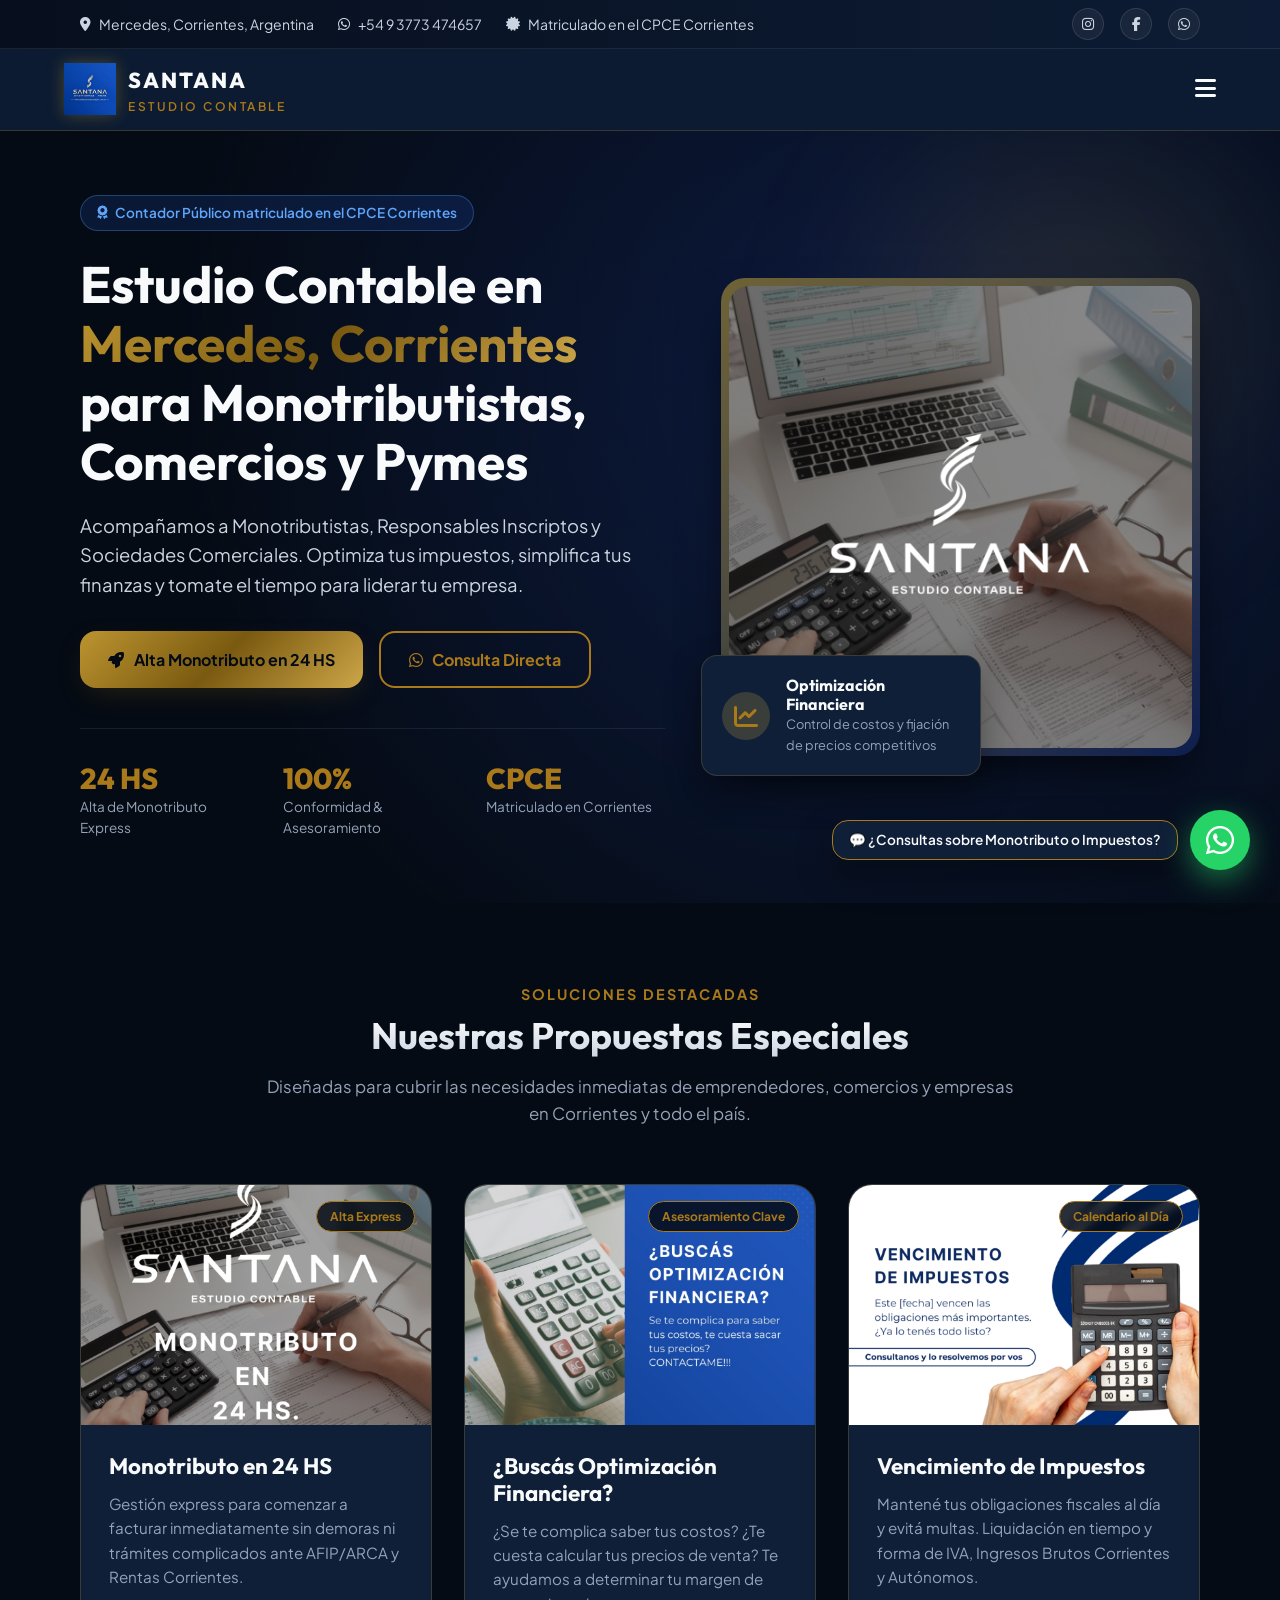
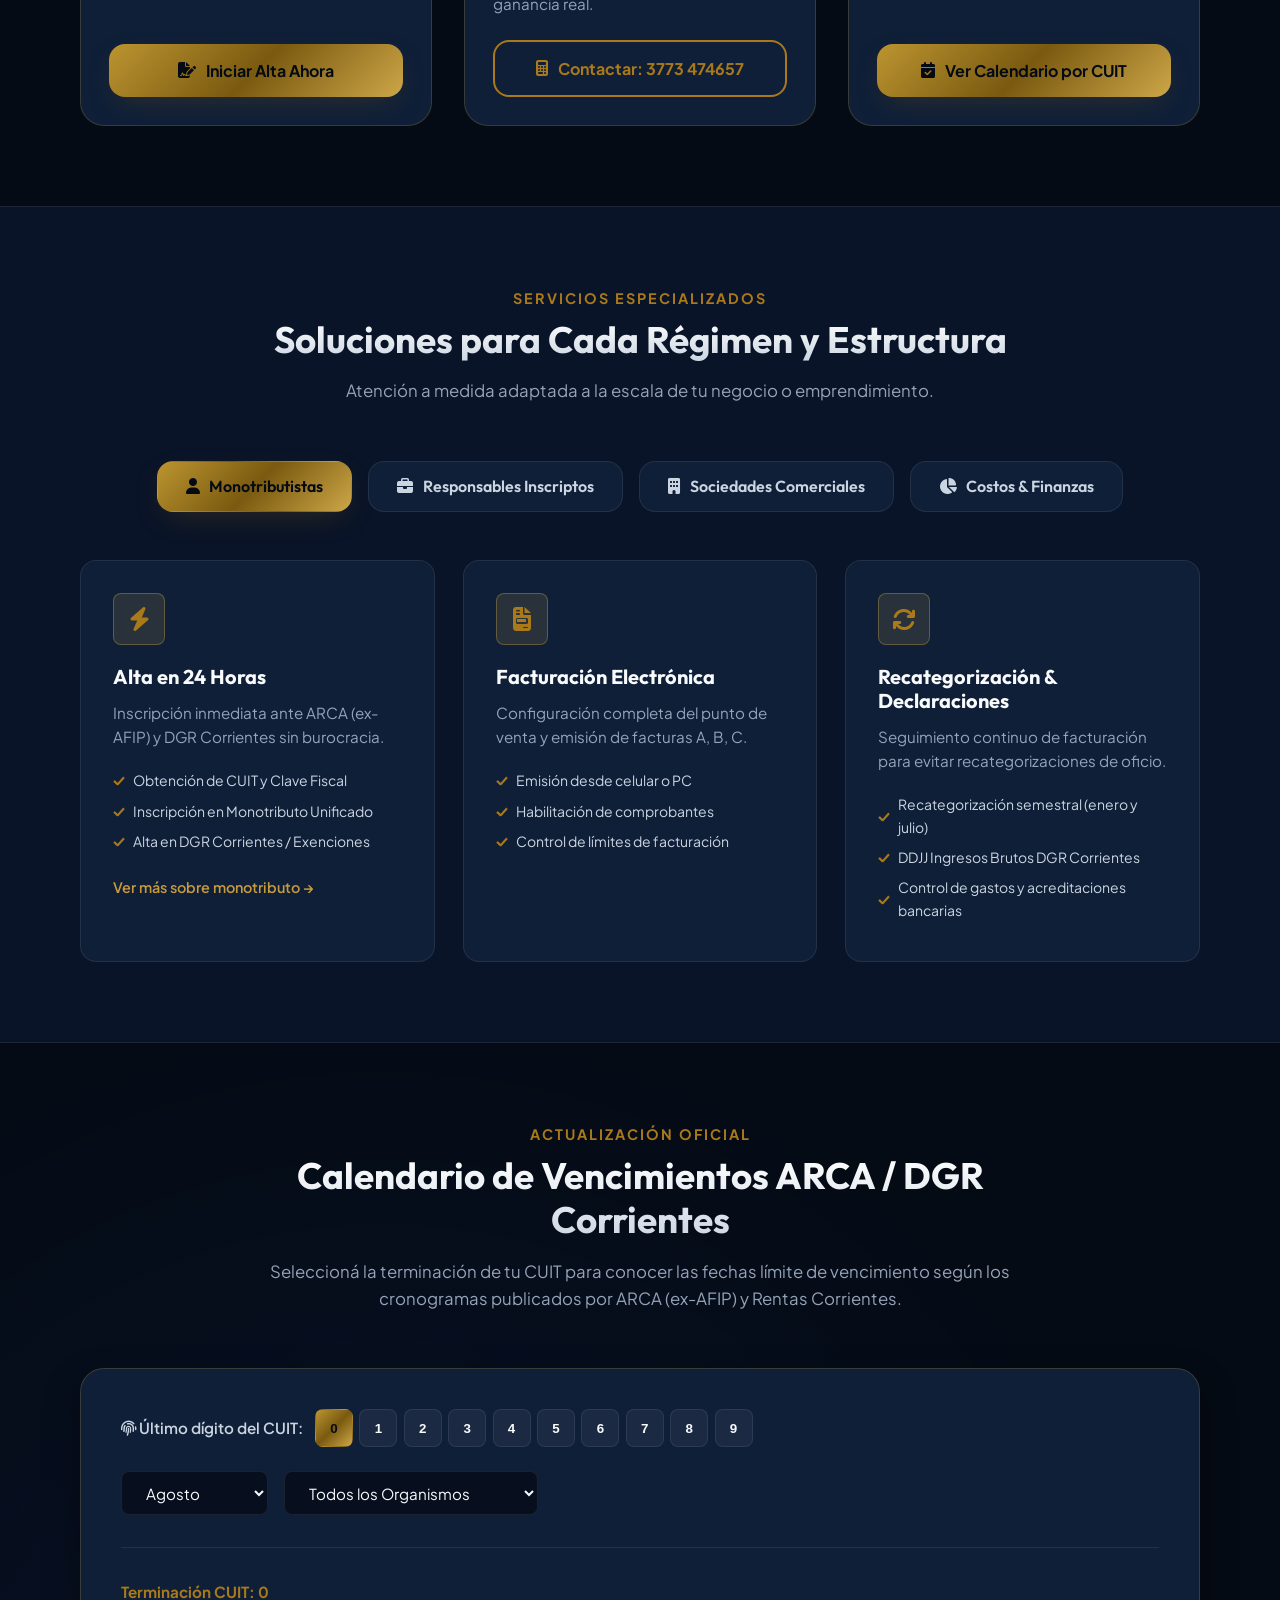
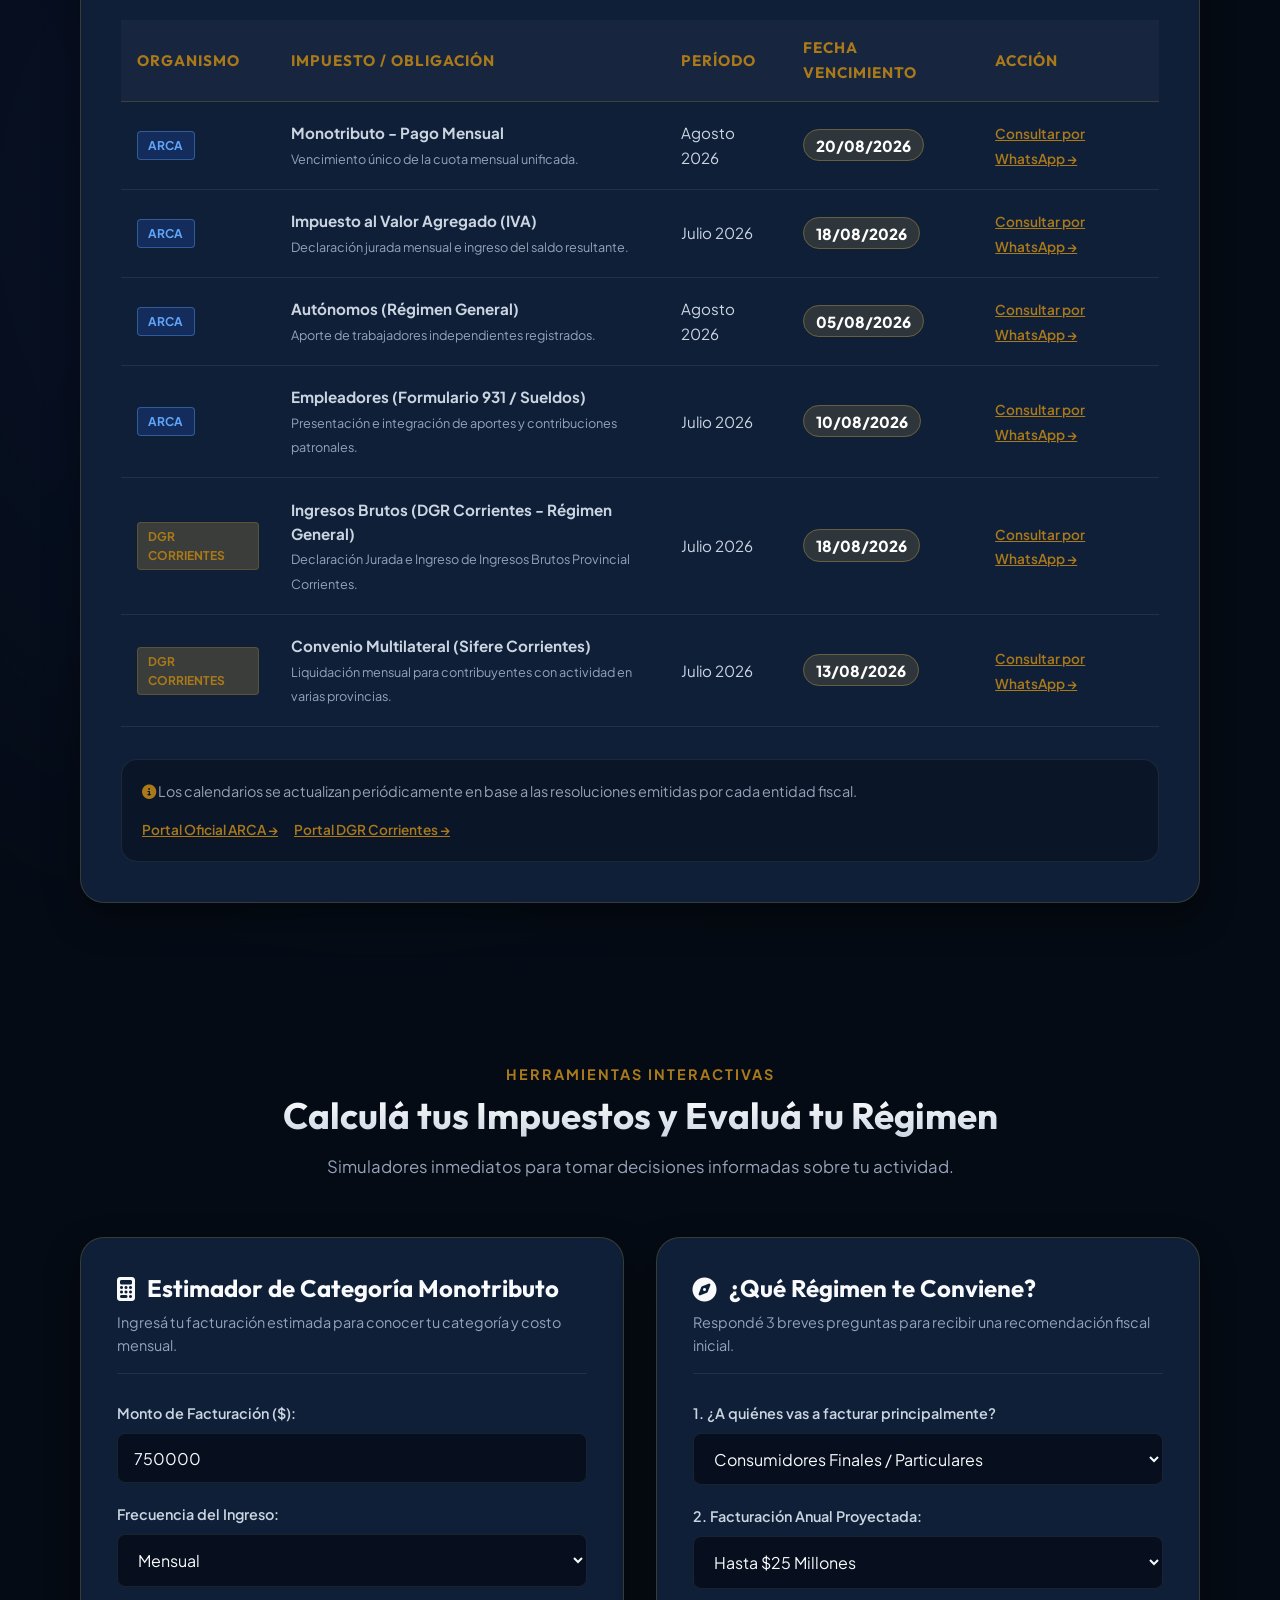
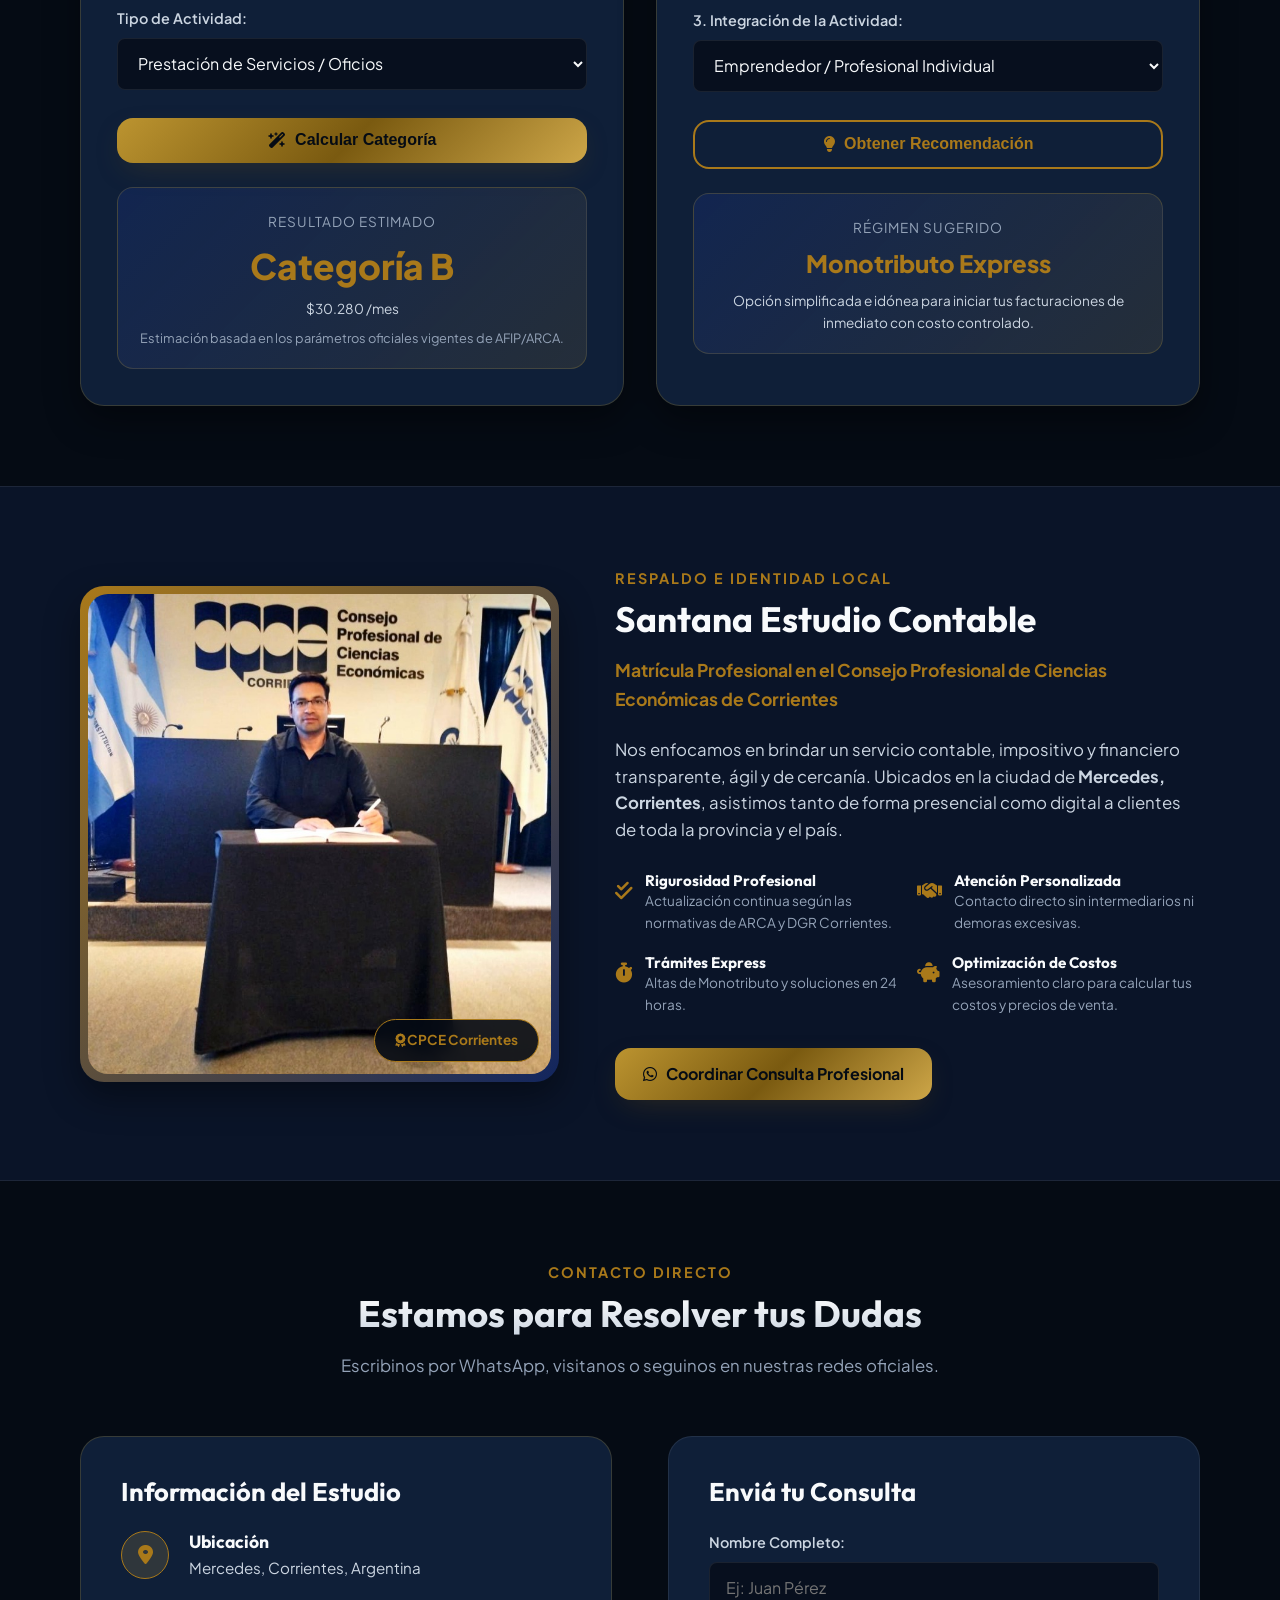
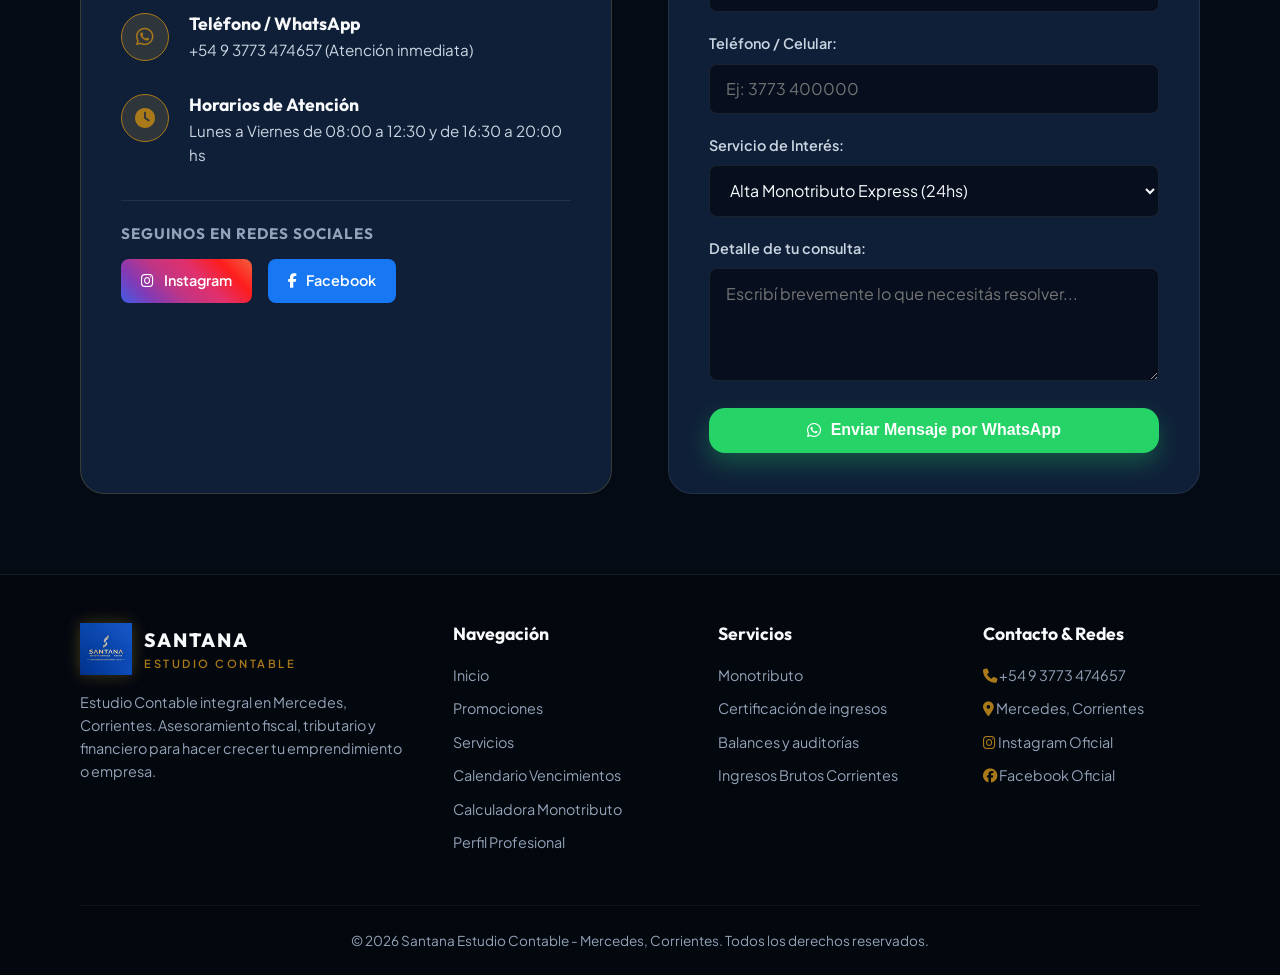
<file: index.html>
<!DOCTYPE html>
<html lang="es">
<head>
  <meta charset="UTF-8">
  <meta name="viewport" content="width=device-width, initial-scale=1.0">
  <title>Contador Público en Mercedes, Corrientes | Santana Estudio Contable</title>
  <meta name="description" content="Santana Estudio Contable en Mercedes, Corrientes. Asesoramiento integral para Monotributistas, Responsables Inscriptos y Sociedades Comerciales. Altas de Monotributo en 24 hs y optimización financiera.">
  <link rel="stylesheet" href="styles.css">
  <link rel="stylesheet" href="paginas.css">
  <!-- FontAwesome Icons for UI -->
  <link rel="stylesheet" href="https://cdnjs.cloudflare.com/ajax/libs/font-awesome/6.4.0/css/all.min.css">
  <link rel="canonical" href="https://www.santanaestudiocontable.com.ar/">
  <meta property="og:type" content="website">
  <meta property="og:title" content="Contador Público en Mercedes, Corrientes | Santana Estudio Contable">
  <meta property="og:description" content="Monotributo, Ingresos Brutos, balances y certificaciones. Contador público matriculado en el CPCE Corrientes. Atención online.">
  <meta property="og:url" content="https://www.santanaestudiocontable.com.ar/">
  <meta property="og:image" content="https://www.santanaestudiocontable.com.ar/assets/logo-santana-2026.jpg">
  <script type="application/ld+json">{"@context":"https://schema.org","@type":"AccountingService","name":"Santana Estudio Contable","url":"https://www.santanaestudiocontable.com.ar/","logo":"https://www.santanaestudiocontable.com.ar/assets/logo-santana-2026.jpg","image":"https://www.santanaestudiocontable.com.ar/assets/logo-santana-2026.jpg","telephone":"+54 9 3773 47-4657","description":"Estudio contable en Mercedes, Corrientes: monotributo, Ingresos Brutos, IVA y Ganancias, balances, auditorías y certificaciones. Contador público matriculado en el CPCE Corrientes. Atención online.","address":{"@type":"PostalAddress","addressLocality":"Mercedes","addressRegion":"Corrientes","addressCountry":"AR"},"areaServed":[{"@type":"City","name":"Mercedes, Corrientes"},{"@type":"State","name":"Corrientes"},{"@type":"Country","name":"Argentina"}],"sameAs":["https://www.instagram.com/santanaestudiocontable","https://www.facebook.com/share/1ERgDRJbcb/"],"knowsAbout":["Monotributo","Ingresos Brutos","IVA","Impuesto a las Ganancias","Balances","Auditoría contable","Certificación de ingresos"]}</script>
</head>
<body>

  <!-- TOP BAR -->
  <div class="top-bar">
    <div class="container top-bar-content">
      <div class="top-info">
        <div class="top-info-item">
          <i class="fa-solid fa-location-dot"></i>
          <span>Mercedes, Corrientes, Argentina</span>
        </div>
        <div class="top-info-item">
          <i class="fa-brands fa-whatsapp"></i>
          <a href="https://wa.me/5493773474657" target="_blank" style="color: inherit;">+54 9 3773 474657</a>
        </div>
        <div class="top-info-item">
          <i class="fa-solid fa-certificate"></i>
          <span>Matriculado en el CPCE Corrientes</span>
        </div>
      </div>
      <div class="top-socials">
        <a href="https://www.instagram.com/santanaestudiocontable?utm_source=qr&igsh=cDRmNXBha3A4eDd5" target="_blank" class="social-link" title="Instagram">
          <i class="fa-brands fa-instagram"></i>
        </a>
        <a href="https://www.facebook.com/share/1ERgDRJbcb/" target="_blank" class="social-link" title="Facebook">
          <i class="fa-brands fa-facebook-f"></i>
        </a>
        <a href="https://wa.me/5493773474657" target="_blank" class="social-link" title="WhatsApp Directo">
          <i class="fa-brands fa-whatsapp"></i>
        </a>
      </div>
    </div>
  </div>

  <!-- HEADER / NAVIGATION -->
  <header class="header">
    <div class="container header-content">
      <a href="#" class="logo-brand">
        <img src="assets/logo-santana-2026.jpg" alt="Santana Estudio Contable Logo" class="logo-img">
        <div class="logo-text-box">
          <span class="logo-title">SANTANA</span>
          <span class="logo-subtitle">ESTUDIO CONTABLE</span>
        </div>
      </a>

      <button class="mobile-toggle" id="mobileToggle" aria-label="Abrir Menú">
        <i class="fa-solid fa-bars"></i>
      </button>

      <ul class="nav-menu" id="navMenu">
        <li><a href="#inicio" class="nav-link">Inicio</a></li>
        <li><a href="#promociones" class="nav-link">Promociones</a></li>
        <li><a href="#servicios" class="nav-link">Servicios</a></li>
        <li><a href="#vencimientos" class="nav-link">Calendario ARCA/DGR</a></li>
        <li><a href="#herramientas" class="nav-link">Calculadora</a></li>
        <li><a href="#nosotros" class="nav-link">Nosotros</a></li>
        <li><a href="#contacto" class="nav-link">Contacto</a></li>
        <li>
          <a href="#" class="btn-header-wsp trigger-express-modal">
            <i class="fa-solid fa-bolt"></i> Monotributo 24h
          </a>
        </li>
      </ul>
    </div>
  </header>

  <!-- HERO SECTION -->
  <section class="hero" id="inicio">
    <div class="container hero-grid">
      <div class="hero-content">
        <div class="hero-tag">
          <i class="fa-solid fa-award"></i> Contador Público matriculado en el CPCE Corrientes
        </div>
        <h1 class="hero-title">
          Estudio Contable en <span>Mercedes, Corrientes</span> para Monotributistas, Comercios y Pymes
        </h1>
        <p class="hero-description">
          Acompañamos a Monotributistas, Responsables Inscriptos y Sociedades Comerciales. Optimiza tus impuestos, simplifica tus finanzas y tomate el tiempo para liderar tu empresa.
        </p>
        <div class="hero-actions">
          <a href="#" class="btn btn-gold trigger-express-modal">
            <i class="fa-solid fa-rocket"></i> Alta Monotributo en 24 HS
          </a>
          <a href="https://wa.me/5493773474657?text=Hola%20Santana%20Estudio%20Contable,%20quisiera%20recibir%20asesoramiento%20personalizado" target="_blank" class="btn btn-outline-gold">
            <i class="fa-brands fa-whatsapp"></i> Consulta Directa
          </a>
        </div>
        <div class="hero-stats">
          <div class="stat-item">
            <h4>24 HS</h4>
            <p>Alta de Monotributo Express</p>
          </div>
          <div class="stat-item">
            <h4>100%</h4>
            <p>Conformidad & Asesoramiento</p>
          </div>
          <div class="stat-item">
            <h4>CPCE</h4>
            <p>Matriculado en Corrientes</p>
          </div>
        </div>
      </div>

      <div class="hero-media">
        <div class="hero-card-frame">
          <img src="assets/logo-overlay-desk.jpg" alt="Santana Estudio Contable Trabajo Profesional" class="hero-img-main">
          <div class="hero-badge-float">
            <div class="badge-icon">
              <i class="fa-solid fa-chart-line"></i>
            </div>
            <div class="badge-info">
              <h5>Optimización Financiera</h5>
              <p>Control de costos y fijación de precios competitivos</p>
            </div>
          </div>
        </div>
      </div>
    </div>
  </section>

  <!-- FEATURE BANNERS / PROMOTIONS SHOWCASE -->
  <section class="section" id="promociones">
    <div class="container">
      <div class="section-header">
        <span class="section-subtitle">Soluciones Destacadas</span>
        <h2 class="section-title">Nuestras Propuestas Especiales</h2>
        <p class="section-description">Diseñadas para cubrir las necesidades inmediatas de emprendedores, comercios y empresas en Corrientes y todo el país.</p>
      </div>

      <div class="promo-grid">
        <!-- Banner 1: Monotributo 24 HS -->
        <div class="promo-card">
          <div class="promo-img-wrapper">
            <img src="assets/monotributo-24hs.jpg" alt="Monotributo en 24 Horas" class="promo-img">
            <span class="promo-tag">Alta Express</span>
          </div>
          <div class="promo-body">
            <h3 class="promo-title">Monotributo en 24 HS</h3>
            <p class="promo-desc">Gestión express para comenzar a facturar inmediatamente sin demoras ni trámites complicados ante AFIP/ARCA y Rentas Corrientes.</p>
            <a href="#" class="btn btn-gold trigger-express-modal" style="width: 100%;">
              <i class="fa-solid fa-file-signature"></i> Iniciar Alta Ahora
            </a>
          </div>
        </div>

        <!-- Banner 2: Optimización Financiera -->
        <div class="promo-card">
          <div class="promo-img-wrapper">
            <img src="assets/optimizacion-financiera.jpg" alt="Optimización Financiera Costos Precios" class="promo-img">
            <span class="promo-tag">Asesoramiento Clave</span>
          </div>
          <div class="promo-body">
            <h3 class="promo-title">¿Buscás Optimización Financiera?</h3>
            <p class="promo-desc">¿Se te complica saber tus costos? ¿Te cuesta calcular tus precios de venta? Te ayudamos a determinar tu margen de ganancia real.</p>
            <a href="https://wa.me/5493773474657?text=Hola!%20Necesito%20asesoramiento%20para%20optimizar%20mis%20costos%20y%20precios%20de%20venta" target="_blank" class="btn btn-outline-gold" style="width: 100%;">
              <i class="fa-solid fa-calculator"></i> Contactar: 3773 474657
            </a>
          </div>
        </div>

        <!-- Banner 3: Vencimiento de Impuestos -->
        <div class="promo-card">
          <div class="promo-img-wrapper">
            <img src="assets/vencimiento-impuestos.png" alt="Vencimiento de Impuestos ARCA DGR" class="promo-img">
            <span class="promo-tag">Calendario al Día</span>
          </div>
          <div class="promo-body">
            <h3 class="promo-title">Vencimiento de Impuestos</h3>
            <p class="promo-desc">Mantené tus obligaciones fiscales al día y evitá multas. Liquidación en tiempo y forma de IVA, Ingresos Brutos Corrientes y Autónomos.</p>
            <a href="#vencimientos" class="btn btn-gold" style="width: 100%;">
              <i class="fa-solid fa-calendar-check"></i> Ver Calendario por CUIT
            </a>
          </div>
        </div>
      </div>
    </div>
  </section>

  <!-- SERVICES SECTION WITH TABS -->
  <section class="section services-section" id="servicios">
    <div class="container">
      <div class="section-header">
        <span class="section-subtitle">Servicios Especializados</span>
        <h2 class="section-title">Soluciones para Cada Régimen y Estructura</h2>
        <p class="section-description">Atención a medida adaptada a la escala de tu negocio o emprendimiento.</p>
      </div>

      <div class="services-tabs-nav">
        <button class="tab-btn active" data-tab="monotributo">
          <i class="fa-solid fa-user"></i> Monotributistas
        </button>
        <button class="tab-btn" data-tab="inscriptos">
          <i class="fa-solid fa-briefcase"></i> Responsables Inscriptos
        </button>
        <button class="tab-btn" data-tab="sociedades">
          <i class="fa-solid fa-building"></i> Sociedades Comerciales
        </button>
        <button class="tab-btn" data-tab="costos">
          <i class="fa-solid fa-chart-pie"></i> Costos & Finanzas
        </button>
      </div>

      <!-- TAB 1: MONOTRIBUTISTAS -->
      <div class="services-tab-pane active" id="tab-monotributo">
        <div class="service-box">
          <div class="service-icon"><i class="fa-solid fa-bolt"></i></div>
          <h4>Alta en 24 Horas</h4>
          <p>Inscripción inmediata ante ARCA (ex-AFIP) y DGR Corrientes sin burocracia.</p>
          <ul class="service-list">
            <li>Obtención de CUIT y Clave Fiscal</li>
            <li>Inscripción en Monotributo Unificado</li>
            <li>Alta en DGR Corrientes / Exenciones</li>
          </ul>
          <a href="/monotributo/" style="display:inline-block;margin-top:1rem;color:var(--gold-hover);font-weight:600;font-size:0.9rem;">Ver más sobre monotributo &rarr;</a>
        </div>
        <div class="service-box">
          <div class="service-icon"><i class="fa-solid fa-file-invoice"></i></div>
          <h4>Facturación Electrónica</h4>
          <p>Configuración completa del punto de venta y emisión de facturas A, B, C.</p>
          <ul class="service-list">
            <li>Emisión desde celular o PC</li>
            <li>Habilitación de comprobantes</li>
            <li>Control de límites de facturación</li>
          </ul>
        </div>
        <div class="service-box">
          <div class="service-icon"><i class="fa-solid fa-sync"></i></div>
          <h4>Recategorización & Declaraciones</h4>
          <p>Seguimiento continuo de facturación para evitar recategorizaciones de oficio.</p>
          <ul class="service-list">
            <li>Recategorización semestral (enero y julio)</li>
            <li>DDJJ Ingresos Brutos DGR Corrientes</li>
            <li>Control de gastos y acreditaciones bancarias</li>
          </ul>
        </div>
      </div>

      <!-- TAB 2: RESPONSABLES INSCRIPTOS -->
      <div class="services-tab-pane" id="tab-inscriptos">
        <div class="service-box">
          <div class="service-icon"><i class="fa-solid fa-receipt"></i></div>
          <h4>Liquidación Mensual de IVA</h4>
          <p>Determinación mensual de débito y crédito fiscal con optimización legal de impuestos.</p>
          <ul class="service-list">
            <li>Carga e importación de comprobantes</li>
            <li>Libro de IVA Digital</li>
            <li>Generación de VEP de pago</li>
          </ul>
        </div>
        <div class="service-box">
          <div class="service-icon"><i class="fa-solid fa-scale-balanced"></i></div>
          <h4>Impuesto a las Ganancias & Bienes Personales</h4>
          <p>Declaraciones juradas anuales con planificación tributaria integral.</p>
          <ul class="service-list">
            <li>Análisis de deducciones admitidas</li>
            <li>Auditoría de variaciones patrimoniales</li>
            <li>Anticipos y planes de pago</li>
          </ul>
        </div>
        <div class="service-box">
          <div class="service-icon"><i class="fa-solid fa-map-location-dot"></i></div>
          <h4>Convenio Multilateral & DGR</h4>
          <p>Liquidación de Ingresos Brutos para negocios que operan en Corrientes y otras provincias.</p>
          <ul class="service-list">
            <li>Sinceramiento de coeficientes (CM05)</li>
            <li>Sistemas SIFERE y DGR Corrientes</li>
            <li>Gestión de retenciones y percepciones SIRCREB</li>
          </ul>
          <a href="/ingresos-brutos-corrientes/" style="display:inline-block;margin-top:1rem;color:var(--gold-hover);font-weight:600;font-size:0.9rem;">Ver más sobre Ingresos Brutos &rarr;</a>
        </div>
      </div>

      <!-- TAB 3: SOCIEDADES COMERCIALES -->
      <div class="services-tab-pane" id="tab-sociedades">
        <div class="service-box">
          <div class="service-icon"><i class="fa-solid fa-shield-halved"></i></div>
          <h4>Constitución de Sociedades (SAS, SRL, SA)</h4>
          <p>Asesoramiento desde la elección del tipo societario hasta el inicio de operaciones.</p>
          <ul class="service-list">
            <li>Redacción de contratos societarios</li>
            <li>Trámites ante la Inspección de Personas Jurídicas</li>
            <li>Alta de CUIT societario y apoderados</li>
          </ul>
        </div>
        <div class="service-box">
          <div class="service-icon"><i class="fa-solid fa-book"></i></div>
          <h4>Balances Certificados CPCE Corrientes</h4>
          <p>Confección y auditoría de Estados Contables ajustados por inflación.</p>
          <ul class="service-list">
            <li>Ajuste por Inflación Contable (RT 6)</li>
            <li>Certificación ante el CPCE de Corrientes</li>
            <li>Presentación ante entidades bancarias y organismos</li>
          </ul>
          <a href="/balances-y-auditorias/" style="display:inline-block;margin-top:1rem;color:var(--gold-hover);font-weight:600;font-size:0.9rem;">Ver balances y auditorías &rarr;</a>
          <a href="/certificacion-de-ingresos/" style="display:inline-block;margin-top:1rem;color:var(--gold-hover);font-weight:600;font-size:0.9rem;">Certificación de ingresos &rarr;</a>
        </div>
        <div class="service-box">
          <div class="service-icon"><i class="fa-solid fa-users"></i></div>
          <h4>Liquidación de Sueldos & Cargas Sociales</h4>
          <p>Gestión integral del personal a cargo conforme a los Convenios Colectivos de Trabajo.</p>
          <ul class="service-list">
            <li>Libro de Sueldos Digital ARCA</li>
            <li>Formulario 931 e integración de aportes</li>
            <li>Recibos de sueldo y altas/bajas de personal</li>
          </ul>
        </div>
      </div>

      <!-- TAB 4: COSTOS Y FINANZAS -->
      <div class="services-tab-pane" id="tab-costos">
        <div class="service-box">
          <div class="service-icon"><i class="fa-solid fa-calculator"></i></div>
          <h4>Determinación del Punto de Equilibrio</h4>
          <p>Conocé exactamente cuánto tenés que vender para cubrir todos tus costos fijos y variables.</p>
          <ul class="service-list">
            <li>Clasificación de costos directos e indirectos</li>
            <li>Cálculo de margen de contribución</li>
            <li>Análisis de viabilidad financiera</li>
          </ul>
        </div>
        <div class="service-box">
          <div class="service-icon"><i class="fa-solid fa-tags"></i></div>
          <h4>Fijación Estratégica de Precios</h4>
          <p>Establecé precios que garanticen la rentabilidad real de tu comercio o empresa.</p>
          <ul class="service-list">
            <li>Costeo por producto o servicio</li>
            <li>Inclusión del impacto impositivo en el precio</li>
            <li>Estrategias frente a la inflación</li>
          </ul>
        </div>
        <div class="service-box">
          <div class="service-icon"><i class="fa-solid fa-coins"></i></div>
          <h4>Optimización Financiera Personalizada</h4>
          <p>Consultoría directa vía WhatsApp o presencial en Mercedes, Corrientes.</p>
          <ul class="service-list">
            <li>Presupuesto de flujo de caja (Cash Flow)</li>
            <li>Reestructuración de deudas comerciales</li>
            <li>Planificación fiscal para reducir costos</li>
          </ul>
        </div>
      </div>
    </div>
  </section>

  <!-- DYNAMIC TAX CALENDAR SECTION (ARCA & DGR CORRIENTES) -->
  <section class="section calendar-section" id="vencimientos">
    <div class="container">
      <div class="section-header">
        <span class="section-subtitle">Actualización Oficial</span>
        <h2 class="section-title">Calendario de Vencimientos ARCA / DGR Corrientes</h2>
        <p class="section-description">
          Seleccioná la terminación de tu CUIT para conocer las fechas límite de vencimiento según los cronogramas publicados por ARCA (ex-AFIP) y Rentas Corrientes.
        </p>
      </div>

      <div class="calendar-card-container">
        <div class="calendar-controls">
          <div class="cuit-selector-box">
            <label><i class="fa-solid fa-fingerprint"></i> Último dígito del CUIT:</label>
            <div class="cuit-digits-grid">
              <button class="cuit-btn active" data-digit="0">0</button>
              <button class="cuit-btn" data-digit="1">1</button>
              <button class="cuit-btn" data-digit="2">2</button>
              <button class="cuit-btn" data-digit="3">3</button>
              <button class="cuit-btn" data-digit="4">4</button>
              <button class="cuit-btn" data-digit="5">5</button>
              <button class="cuit-btn" data-digit="6">6</button>
              <button class="cuit-btn" data-digit="7">7</button>
              <button class="cuit-btn" data-digit="8">8</button>
              <button class="cuit-btn" data-digit="9">9</button>
            </div>
          </div>

          <div class="calendar-filters">
            <select class="select-custom" id="monthSelect">
              <option value="1">Enero</option>
              <option value="2">Febrero</option>
              <option value="3">Marzo</option>
              <option value="4">Abril</option>
              <option value="5">Mayo</option>
              <option value="6">Junio</option>
              <option value="7">Julio</option>
              <option value="8" selected>Agosto</option>
              <option value="9">Septiembre</option>
              <option value="10">Octubre</option>
              <option value="11">Noviembre</option>
              <option value="12">Diciembre</option>
            </select>

            <select class="select-custom" id="organismSelect">
              <option value="all">Todos los Organismos</option>
              <option value="arca">ARCA (ex-AFIP Nacional)</option>
              <option value="dgr">DGR Corrientes (Provincial)</option>
            </select>
          </div>
        </div>

        <div style="margin-bottom: 1rem; color: var(--gold-main); font-weight: 700; font-size: 0.95rem;" id="currentCuitNotice">
          Terminación CUIT: 0
        </div>

        <div class="calendar-table-responsive">
          <table class="tax-table">
            <thead>
              <tr>
                <th>Organismo</th>
                <th>Impuesto / Obligación</th>
                <th>Período</th>
                <th>Fecha Vencimiento</th>
                <th>Acción</th>
              </tr>
            </thead>
            <tbody id="calendarTableBody">
              <!-- Rendered via JS -->
            </tbody>
          </table>
        </div>

        <div class="official-links-banner">
          <p><i class="fa-solid fa-circle-info" style="color: var(--gold-main);"></i> Los calendarios se actualizan periódicamente en base a las resoluciones emitidas por cada entidad fiscal.</p>
          <div class="official-links-group">
            <a href="https://www.arca.gob.ar" target="_blank" class="link-official">Portal Oficial ARCA →</a>
            <a href="https://www.dgrcorrientes.gov.ar" target="_blank" class="link-official">Portal DGR Corrientes →</a>
          </div>
        </div>
      </div>
    </div>
  </section>

  <!-- INTERACTIVE TOOLS SECTION (CALCULATOR & REGIME ADVISOR) -->
  <section class="section" id="herramientas">
    <div class="container">
      <div class="section-header">
        <span class="section-subtitle">Herramientas Interactivas</span>
        <h2 class="section-title">Calculá tus Impuestos y Evaluá tu Régimen</h2>
        <p class="section-description">Simuladores inmediatos para tomar decisiones informadas sobre tu actividad.</p>
      </div>

      <div class="interactive-grid">
        <!-- Calculator 1: Monotributo -->
        <div class="calc-card">
          <div class="calc-card-header">
            <h3><i class="fa-solid fa-calculator"></i> Estimador de Categoría Monotributo</h3>
            <p>Ingresá tu facturación estimada para conocer tu categoría y costo mensual.</p>
          </div>

          <div class="form-group">
            <label for="calcIncomeInput">Monto de Facturación ($):</label>
            <input type="number" id="calcIncomeInput" class="input-custom" placeholder="Ej: 850000" value="750000">
          </div>

          <div class="form-group">
            <label for="calcPeriodType">Frecuencia del Ingreso:</label>
            <select id="calcPeriodType" class="input-custom">
              <option value="monthly">Mensual</option>
              <option value="annual">Anual Acumulado</option>
            </select>
          </div>

          <div class="form-group">
            <label for="calcActivitySelect">Tipo de Actividad:</label>
            <select id="calcActivitySelect" class="input-custom">
              <option value="services">Prestación de Servicios / Oficios</option>
              <option value="goods">Venta de Bienes Muebles / Comercio</option>
            </select>
          </div>

          <button id="btnCalculateCategory" class="btn btn-gold" style="width: 100%; margin-top: 0.5rem;">
            <i class="fa-solid fa-wand-magic-sparkles"></i> Calcular Categoría
          </button>

          <div class="calc-result-box">
            <span class="calc-result-title">Resultado Estimado</span>
            <div class="calc-result-value" id="calcCategoryResult">Categoría B</div>
            <div class="calc-result-desc" id="calcQuotaResult">$30.280 /mes</div>
            <p id="calcDescResult" style="font-size: 0.8rem; color: var(--text-muted); margin-top: 0.5rem;">
              Estimación basada en los parámetros oficiales vigentes de AFIP/ARCA.
            </p>
          </div>
        </div>

        <!-- Tool 2: Regime Advisor -->
        <div class="calc-card">
          <div class="calc-card-header">
            <h3><i class="fa-solid fa-compass"></i> ¿Qué Régimen te Conviene?</h3>
            <p>Respondé 3 breves preguntas para recibir una recomendación fiscal inicial.</p>
          </div>

          <div class="form-group">
            <label>1. ¿A quiénes vas a facturar principalmente?</label>
            <select id="advisorQ1" class="input-custom">
              <option value="final">Consumidores Finales / Particulares</option>
              <option value="empresas">Empresas o Resp. Inscriptos</option>
              <option value="alta">Grandes Contratos / Exportación</option>
            </select>
          </div>

          <div class="form-group">
            <label>2. Facturación Anual Proyectada:</label>
            <select id="advisorQ2" class="input-custom">
              <option value="baja">Hasta $25 Millones</option>
              <option value="media">Entre $25M y $60 Millones</option>
              <option value="alta">Más de $60 Millones</option>
            </select>
          </div>

          <div class="form-group">
            <label>3. Integración de la Actividad:</label>
            <select id="advisorQ3" class="input-custom">
              <option value="individual">Emprendedor / Profesional Individual</option>
              <option value="sociedad">2 o más socios de negocios</option>
            </select>
          </div>

          <button id="btnRunAdvisor" class="btn btn-outline-gold" style="width: 100%; margin-top: 0.5rem;">
            <i class="fa-solid fa-lightbulb"></i> Obtener Recomendación
          </button>

          <div class="calc-result-box" id="advisorResultBox">
            <span class="calc-result-title">Régimen Sugerido</span>
            <div class="calc-result-value" id="advisorResultTitle" style="font-size: 1.5rem;">Monotributo Express</div>
            <p id="advisorResultDesc" style="font-size: 0.85rem; color: var(--text-secondary); margin-top: 0.5rem;">
              Opción simplificada e idónea para iniciar tus facturaciones de inmediato con costo controlado.
            </p>
          </div>
        </div>
      </div>
    </div>
  </section>

  <!-- CPCE CORRIENTES INSTITUTIONAL PROFILE SECTION -->
  <section class="section profile-section" id="nosotros">
    <div class="container profile-grid">
      <div class="profile-photo-frame">
        <img src="assets/cpce-corrientes-estudio.jpg" alt="Contador Santana en el CPCE Corrientes" class="profile-photo">
        <div class="profile-photo-badge">
          <i class="fa-solid fa-award"></i> CPCE Corrientes
        </div>
      </div>

      <div class="profile-content">
        <span class="section-subtitle">Respaldo e Identidad Local</span>
        <h3>Santana Estudio Contable</h3>
        <span class="profile-subtitle">Matrícula Profesional en el Consejo Profesional de Ciencias Económicas de Corrientes</span>
        
        <p class="profile-bio">
          Nos enfocamos en brindar un servicio contable, impositivo y financiero transparente, ágil y de cercanía. Ubicados en la ciudad de <strong>Mercedes, Corrientes</strong>, asistimos tanto de forma presencial como digital a clientes de toda la provincia y el país.
        </p>

        <div class="pillars-grid">
          <div class="pillar-item">
            <div class="pillar-icon"><i class="fa-solid fa-check-double"></i></div>
            <div class="pillar-text">
              <h5>Rigurosidad Profesional</h5>
              <p>Actualización continua según las normativas de ARCA y DGR Corrientes.</p>
            </div>
          </div>
          <div class="pillar-item">
            <div class="pillar-icon"><i class="fa-solid fa-handshake"></i></div>
            <div class="pillar-text">
              <h5>Atención Personalizada</h5>
              <p>Contacto directo sin intermediarios ni demoras excesivas.</p>
            </div>
          </div>
          <div class="pillar-item">
            <div class="pillar-icon"><i class="fa-solid fa-stopwatch"></i></div>
            <div class="pillar-text">
              <h5>Trámites Express</h5>
              <p>Altas de Monotributo y soluciones en 24 horas.</p>
            </div>
          </div>
          <div class="pillar-item">
            <div class="pillar-icon"><i class="fa-solid fa-piggy-bank"></i></div>
            <div class="pillar-text">
              <h5>Optimización de Costos</h5>
              <p>Asesoramiento claro para calcular tus costos y precios de venta.</p>
            </div>
          </div>
        </div>

        <a href="https://wa.me/5493773474657?text=Hola%20Santana%20Estudio%20Contable!%20Me%20gustaría%20coordinar%20una%20consulta" target="_blank" class="btn btn-gold">
          <i class="fa-brands fa-whatsapp"></i> Coordinar Consulta Profesional
        </a>
      </div>
    </div>
  </section>

  <!-- CONTACT & SOCIAL MEDIA SECTION -->
  <section class="section contact-section" id="contacto">
    <div class="container">
      <div class="section-header">
        <span class="section-subtitle">Contacto Directo</span>
        <h2 class="section-title">Estamos para Resolver tus Dudas</h2>
        <p class="section-description">Escribinos por WhatsApp, visitanos o seguinos en nuestras redes oficiales.</p>
      </div>

      <div class="contact-grid">
        <!-- Left: Contact Details & Social Links -->
        <div class="contact-info-card">
          <h3 style="font-size: 1.6rem; margin-bottom: 1.5rem;">Información del Estudio</h3>
          
          <div class="contact-item">
            <div class="contact-icon"><i class="fa-solid fa-location-dot"></i></div>
            <div class="contact-details">
              <h4>Ubicación</h4>
              <p>Mercedes, Corrientes, Argentina</p>
            </div>
          </div>

          <div class="contact-item">
            <div class="contact-icon"><i class="fa-brands fa-whatsapp"></i></div>
            <div class="contact-details">
              <h4>Teléfono / WhatsApp</h4>
              <p><a href="https://wa.me/5493773474657" target="_blank">+54 9 3773 474657</a> (Atención inmediata)</p>
            </div>
          </div>

          <div class="contact-item">
            <div class="contact-icon"><i class="fa-solid fa-clock"></i></div>
            <div class="contact-details">
              <h4>Horarios de Atención</h4>
              <p>Lunes a Viernes de 08:00 a 12:30 y de 16:30 a 20:00 hs</p>
            </div>
          </div>

          <div class="social-buttons-box">
            <h5>Seguinos en Redes Sociales</h5>
            <div class="social-btns-row">
              <a href="https://www.instagram.com/santanaestudiocontable?utm_source=qr&igsh=cDRmNXBha3A4eDd5" target="_blank" class="btn-social btn-social-ig">
                <i class="fa-brands fa-instagram"></i> Instagram
              </a>
              <a href="https://www.facebook.com/share/1ERgDRJbcb/" target="_blank" class="btn-social btn-social-fb">
                <i class="fa-brands fa-facebook-f"></i> Facebook
              </a>
            </div>
          </div>
        </div>

        <!-- Right: Contact Form -->
        <div class="contact-form-card">
          <h3 style="font-size: 1.6rem; margin-bottom: 1.5rem;">Enviá tu Consulta</h3>
          <form id="santanaContactForm">
            <div class="form-group">
              <label for="formName">Nombre Completo:</label>
              <input type="text" id="formName" class="input-custom" placeholder="Ej: Juan Pérez" required>
            </div>

            <div class="form-group">
              <label for="formPhone">Teléfono / Celular:</label>
              <input type="tel" id="formPhone" class="input-custom" placeholder="Ej: 3773 400000" required>
            </div>

            <div class="form-group">
              <label for="formServiceSelect">Servicio de Interés:</label>
              <select id="formServiceSelect" class="input-custom">
                <option value="Alta Monotributo 24hs">Alta Monotributo Express (24hs)</option>
                <option value="Responsable Inscripto">Responsables Inscriptos (IVA/Ganancias)</option>
                <option value="Sociedades Comerciales">Sociedades Comerciales / Balances</option>
                <option value="Optimización Financiera">Optimización Financiera y Costos</option>
                <option value="Consulta General">Otra consulta general</option>
              </select>
            </div>

            <div class="form-group">
              <label for="formMessage">Detalle de tu consulta:</label>
              <textarea id="formMessage" class="input-custom" rows="4" placeholder="Escribí brevemente lo que necesitás resolver..." required></textarea>
            </div>

            <button type="submit" class="btn btn-wsp-large" style="width: 100%;">
              <i class="fa-brands fa-whatsapp"></i> Enviar Mensaje por WhatsApp
            </button>
          </form>
        </div>
      </div>
    </div>
  </section>

  <!-- FOOTER -->
  <footer class="footer">
    <div class="container">
      <div class="footer-grid">
        <div>
          <div class="logo-brand" style="margin-bottom: 1rem;">
            <img src="assets/logo-santana-2026.jpg" alt="Santana Estudio Contable" class="logo-img">
            <div class="logo-text-box">
              <span class="logo-title" style="font-size: 1.2rem;">SANTANA</span>
              <span class="logo-subtitle" style="font-size: 0.7rem;">ESTUDIO CONTABLE</span>
            </div>
          </div>
          <p style="color: var(--text-muted); font-size: 0.9rem; margin-bottom: 1rem;">
            Estudio Contable integral en Mercedes, Corrientes. Asesoramiento fiscal, tributario y financiero para hacer crecer tu emprendimiento o empresa.
          </p>
        </div>

        <div class="footer-col">
          <h4>Navegación</h4>
          <ul class="footer-links">
            <li><a href="#inicio">Inicio</a></li>
            <li><a href="#promociones">Promociones</a></li>
            <li><a href="#servicios">Servicios</a></li>
            <li><a href="#vencimientos">Calendario Vencimientos</a></li>
            <li><a href="#herramientas">Calculadora Monotributo</a></li>
            <li><a href="#nosotros">Perfil Profesional</a></li>
          </ul>
        </div>

        <div class="footer-col">
          <h4>Servicios</h4>
          <ul class="footer-links">
            <li><a href="/monotributo/">Monotributo</a></li>
            <li><a href="/certificacion-de-ingresos/">Certificación de ingresos</a></li>
            <li><a href="/balances-y-auditorias/">Balances y auditorías</a></li>
            <li><a href="/ingresos-brutos-corrientes/">Ingresos Brutos Corrientes</a></li>
          </ul>
        </div>

        <div class="footer-col">
          <h4>Contacto & Redes</h4>
          <ul class="footer-links">
            <li><i class="fa-solid fa-phone" style="color: var(--gold-main);"></i> +54 9 3773 474657</li>
            <li><i class="fa-solid fa-location-dot" style="color: var(--gold-main);"></i> Mercedes, Corrientes</li>
            <li>
              <a href="https://www.instagram.com/santanaestudiocontable?utm_source=qr&igsh=cDRmNXBha3A4eDd5" target="_blank">
                <i class="fa-brands fa-instagram" style="color: var(--gold-main);"></i> Instagram Oficial
              </a>
            </li>
            <li>
              <a href="https://www.facebook.com/share/1ERgDRJbcb/" target="_blank">
                <i class="fa-brands fa-facebook" style="color: var(--gold-main);"></i> Facebook Oficial
              </a>
            </li>
          </ul>
        </div>
      </div>

      <div class="footer-bottom">
        <p>&copy; 2026 Santana Estudio Contable - Mercedes, Corrientes. Todos los derechos reservados.</p>
      </div>
    </div>
  </footer>

  <!-- FLOATING WHATSAPP BUTTON -->
  <div class="floating-wsp">
    <div class="wsp-tooltip">
      💬 ¿Consultas sobre Monotributo o Impuestos?
    </div>
    <a href="https://wa.me/5493773474657?text=Hola%20Santana%20Estudio%20Contable!%20Quisiera%20hacer%20una%20consulta" target="_blank" class="wsp-btn-float" title="Consultar por WhatsApp">
      <i class="fa-brands fa-whatsapp"></i>
    </a>
  </div>

  <!-- MODAL EXPRESS MONOTRIBUTO 24 HS -->
  <div class="modal-overlay" id="expressModal">
    <div class="modal-box">
      <button class="modal-close" id="modalCloseBtn">&times;</button>
      <div style="text-align: center; margin-bottom: 1.5rem;">
        <span class="badge-express"><i class="fa-solid fa-bolt"></i> Alta Express 24hs</span>
        <h3 style="font-size: 1.8rem; color: var(--text-main);">Alta de Monotributo</h3>
        <p style="color: var(--text-muted); font-size: 0.9rem;">Completá los datos básicos para iniciar tu trámite inmediatamente.</p>
      </div>

      <form id="expressModalForm">
        <div class="form-group">
          <label for="modalName">Nombre Completo:</label>
          <input type="text" id="modalName" class="input-custom" placeholder="Ej: Maria González" required>
        </div>

        <div class="form-group">
          <label for="modalCuit">CUIL / CUIT:</label>
          <input type="text" id="modalCuit" class="input-custom" placeholder="Ej: 27-35123456-8" required>
        </div>

        <div class="form-group">
          <label for="modalActivity">Actividad o Negocio:</label>
          <input type="text" id="modalActivity" class="input-custom" placeholder="Ej: Comercio de Indumentaria / Servicios informáticos" required>
        </div>

        <button type="submit" class="btn btn-gold" style="width: 100%; margin-top: 1rem;">
          <i class="fa-brands fa-whatsapp"></i> Solicitar Alta vía WhatsApp
        </button>
      </form>
    </div>
  </div>

  <script src="app.js"></script>
</body>
</html>
</file>
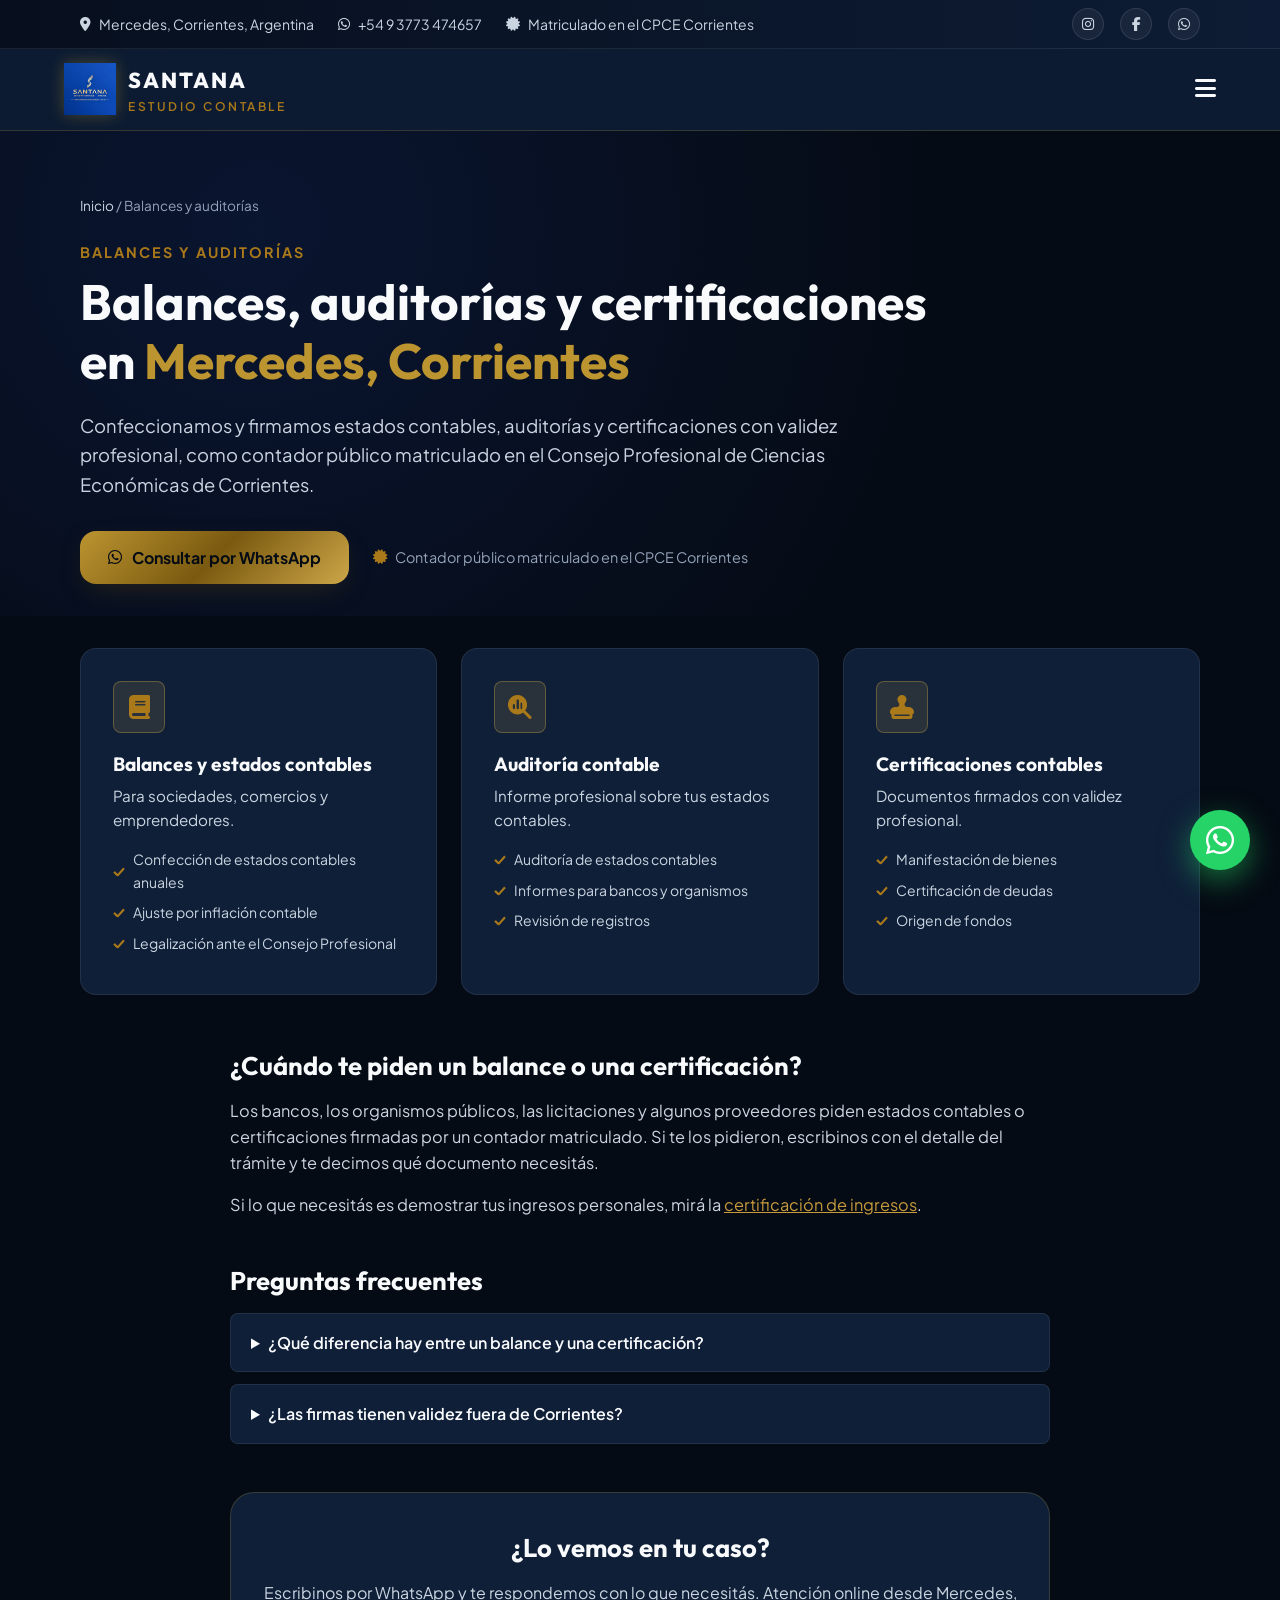
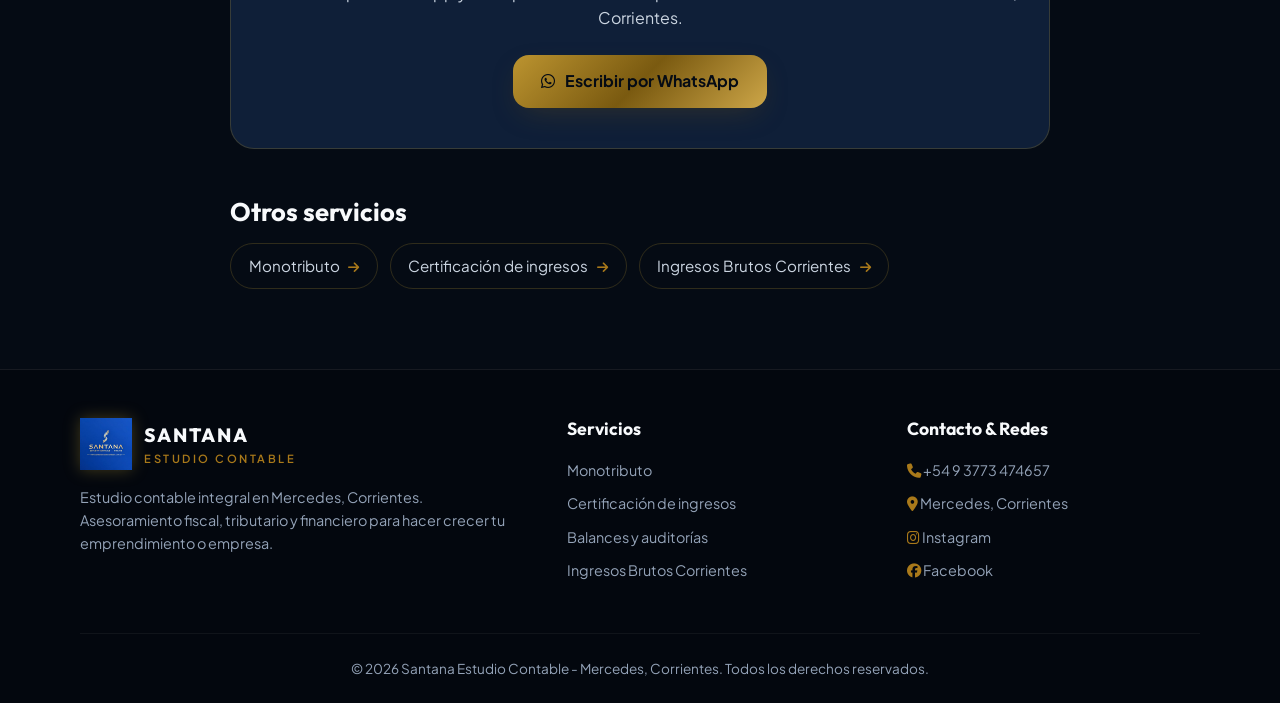
<file: balances-y-auditorias/index.html>
<!DOCTYPE html>
<html lang="es">
<head>
  <meta charset="UTF-8">
  <meta name="viewport" content="width=device-width, initial-scale=1.0">
  <title>Balances, auditorías y certificaciones contables en Mercedes, Corrientes | Santana Estudio Contable</title>
  <meta name="description" content="Confección y firma de balances, auditoría de estados contables y certificaciones contables en Mercedes, Corrientes. Contador público matriculado en el CPCE Corrientes.">
  <link rel="canonical" href="https://www.santanaestudiocontable.com.ar/balances-y-auditorias/">
  <meta property="og:type" content="website">
  <meta property="og:title" content="Balances, auditorías y certificaciones contables en Mercedes, Corrientes | Santana Estudio Contable">
  <meta property="og:description" content="Confección y firma de balances, auditoría de estados contables y certificaciones contables en Mercedes, Corrientes. Contador público matriculado en el CPCE Corrientes.">
  <meta property="og:url" content="https://www.santanaestudiocontable.com.ar/balances-y-auditorias/">
  <meta property="og:image" content="https://www.santanaestudiocontable.com.ar/assets/logo-santana-2026.jpg">
  <link rel="stylesheet" href="/styles.css">
  <link rel="stylesheet" href="/paginas.css">
  <link rel="stylesheet" href="https://cdnjs.cloudflare.com/ajax/libs/font-awesome/6.4.0/css/all.min.css">
  <script type="application/ld+json">{"@context": "https://schema.org", "@type": "Service", "name": "Balances y auditorías", "serviceType": "Balances y auditorías", "url": "https://www.santanaestudiocontable.com.ar/balances-y-auditorias/", "description": "Confección y firma de balances, auditoría de estados contables y certificaciones contables en Mercedes, Corrientes. Contador público matriculado en el CPCE Corrientes.", "areaServed": [{"@type": "City", "name": "Mercedes, Corrientes"}, {"@type": "State", "name": "Corrientes"}, {"@type": "Country", "name": "Argentina"}], "provider": {"@type": "AccountingService", "name": "Santana Estudio Contable", "url": "https://www.santanaestudiocontable.com.ar/", "telephone": "+54 9 3773 47-4657"}}</script>
  <script type="application/ld+json">{"@context": "https://schema.org", "@type": "FAQPage", "mainEntity": [{"@type": "Question", "name": "¿Qué diferencia hay entre un balance y una certificación?", "acceptedAnswer": {"@type": "Answer", "text": "El balance presenta la situación contable completa de un ente; la certificación da fe de un dato puntual (ingresos, bienes, deudas) a partir de la documentación que lo respalda."}}, {"@type": "Question", "name": "¿Las firmas tienen validez fuera de Corrientes?", "acceptedAnswer": {"@type": "Answer", "text": "Se legalizan en el Consejo Profesional de Corrientes. Si el trámite es en otra provincia, te indicamos si hace falta algún paso adicional."}}]}</script>
  <script type="application/ld+json">{"@context": "https://schema.org", "@type": "BreadcrumbList", "itemListElement": [{"@type": "ListItem", "position": 1, "name": "Inicio", "item": "https://www.santanaestudiocontable.com.ar/"}, {"@type": "ListItem", "position": 2, "name": "Balances y auditorías", "item": "https://www.santanaestudiocontable.com.ar/balances-y-auditorias/"}]}</script>
</head>
<body>
  <div class="top-bar">
    <div class="container top-bar-content">
      <div class="top-info">
        <div class="top-info-item"><i class="fa-solid fa-location-dot"></i><span>Mercedes, Corrientes, Argentina</span></div>
        <div class="top-info-item"><i class="fa-brands fa-whatsapp"></i><a href="https://wa.me/5493773474657" target="_blank" rel="noopener" style="color: inherit;">+54 9 3773 474657</a></div>
        <div class="top-info-item"><i class="fa-solid fa-certificate"></i><span>Matriculado en el CPCE Corrientes</span></div>
      </div>
      <div class="top-socials">
        <a href="https://www.instagram.com/santanaestudiocontable" target="_blank" rel="noopener" class="social-link" title="Instagram"><i class="fa-brands fa-instagram"></i></a>
        <a href="https://www.facebook.com/share/1ERgDRJbcb/" target="_blank" rel="noopener" class="social-link" title="Facebook"><i class="fa-brands fa-facebook-f"></i></a>
        <a href="https://wa.me/5493773474657" target="_blank" rel="noopener" class="social-link" title="WhatsApp"><i class="fa-brands fa-whatsapp"></i></a>
      </div>
    </div>
  </div>
  <header class="header">
    <div class="container header-content">
      <a href="/" class="logo-brand">
        <img src="/assets/logo-santana-2026.jpg" alt="Santana Estudio Contable" class="logo-img">
        <div class="logo-text-box"><span class="logo-title">SANTANA</span><span class="logo-subtitle">ESTUDIO CONTABLE</span></div>
      </a>
      <button class="mobile-toggle" id="mobileToggle" aria-label="Abrir menú"><i class="fa-solid fa-bars"></i></button>
      <ul class="nav-menu" id="navMenu">
        <li><a href="/" class="nav-link">Inicio</a></li>
        <li><a href="/monotributo/" class="nav-link">Monotributo</a></li>
        <li><a href="/certificacion-de-ingresos/" class="nav-link">Certificación de ingresos</a></li>
        <li><a href="/balances-y-auditorias/" class="nav-link">Balances</a></li>
        <li><a href="/ingresos-brutos-corrientes/" class="nav-link">Ingresos Brutos</a></li>
        <li><a href="/#contacto" class="nav-link">Contacto</a></li>
      </ul>
    </div>
  </header>
  <main>
    <section class="section sp-hero">
      <div class="container">
        <nav class="sp-breadcrumb" aria-label="Ruta"><a href="/">Inicio</a> <span>/</span> Balances y auditorías</nav>
        <span class="section-subtitle">Balances y auditorías</span>
        <h1 class="sp-title">Balances, auditorías y certificaciones en <span>Mercedes, Corrientes</span></h1>
        <p class="sp-lead">Confeccionamos y firmamos estados contables, auditorías y certificaciones con validez profesional, como contador público matriculado en el Consejo Profesional de Ciencias Económicas de Corrientes.</p>
        <div class="sp-actions">
          <a href="https://wa.me/5493773474657?text=Hola%21%20Quiero%20consultar%20por%20un%20balance%20o%20una%20certificaci%C3%B3n" target="_blank" rel="noopener" class="btn btn-gold"><i class="fa-brands fa-whatsapp"></i> Consultar por WhatsApp</a>
          <span class="sp-badge"><i class="fa-solid fa-certificate"></i> Contador público matriculado en el CPCE Corrientes</span>
        </div>
      </div>
    </section>
    <section class="section sp-body">
      <div class="container">
      <div class="sp-grid">
        <div class="service-box">
          <div class="service-icon"><i class="fa-solid fa-book"></i></div>
          <h3 class="sp-box-title">Balances y estados contables</h3>
          <p>Para sociedades, comercios y emprendedores.</p>
          <ul class="service-list">
            <li>Confección de estados contables anuales</li>
            <li>Ajuste por inflación contable</li>
            <li>Legalización ante el Consejo Profesional</li>
          </ul>
        </div>
        <div class="service-box">
          <div class="service-icon"><i class="fa-solid fa-magnifying-glass-chart"></i></div>
          <h3 class="sp-box-title">Auditoría contable</h3>
          <p>Informe profesional sobre tus estados contables.</p>
          <ul class="service-list">
            <li>Auditoría de estados contables</li>
            <li>Informes para bancos y organismos</li>
            <li>Revisión de registros</li>
          </ul>
        </div>
        <div class="service-box">
          <div class="service-icon"><i class="fa-solid fa-stamp"></i></div>
          <h3 class="sp-box-title">Certificaciones contables</h3>
          <p>Documentos firmados con validez profesional.</p>
          <ul class="service-list">
            <li>Manifestación de bienes</li>
            <li>Certificación de deudas</li>
            <li>Origen de fondos</li>
          </ul>
        </div>
      </div>
      <div class="sp-text"><h2>¿Cuándo te piden un balance o una certificación?</h2><p>Los bancos, los organismos públicos, las licitaciones y algunos proveedores piden estados contables o certificaciones firmadas por un contador matriculado. Si te los pidieron, escribinos con el detalle del trámite y te decimos qué documento necesitás.</p><p>Si lo que necesitás es demostrar tus ingresos personales, mirá la <a href="/certificacion-de-ingresos/">certificación de ingresos</a>.</p></div>
      <div class="sp-text">
        <h2>Preguntas frecuentes</h2>
        <details class="sp-faq-item"><summary>¿Qué diferencia hay entre un balance y una certificación?</summary><p>El balance presenta la situación contable completa de un ente; la certificación da fe de un dato puntual (ingresos, bienes, deudas) a partir de la documentación que lo respalda.</p></details>
        <details class="sp-faq-item"><summary>¿Las firmas tienen validez fuera de Corrientes?</summary><p>Se legalizan en el Consejo Profesional de Corrientes. Si el trámite es en otra provincia, te indicamos si hace falta algún paso adicional.</p></details>
      </div>
      <div class="sp-cta">
        <h2>¿Lo vemos en tu caso?</h2>
        <p>Escribinos por WhatsApp y te respondemos con lo que necesitás. Atención online desde Mercedes, Corrientes.</p>
        <a href="https://wa.me/5493773474657?text=Hola%21%20Quiero%20consultar%20por%20un%20balance%20o%20una%20certificaci%C3%B3n" target="_blank" rel="noopener" class="btn btn-gold"><i class="fa-brands fa-whatsapp"></i> Escribir por WhatsApp</a>
      </div>
      <div class="sp-related">
        <h2>Otros servicios</h2>
        <div class="sp-related-list">
        <a class="sp-related-link" href="/monotributo/">Monotributo <i class="fa-solid fa-arrow-right"></i></a>
        <a class="sp-related-link" href="/certificacion-de-ingresos/">Certificación de ingresos <i class="fa-solid fa-arrow-right"></i></a>
        <a class="sp-related-link" href="/ingresos-brutos-corrientes/">Ingresos Brutos Corrientes <i class="fa-solid fa-arrow-right"></i></a>
        </div>
      </div>
      </div>
    </section>
  </main>
  <footer class="footer">
    <div class="container">
      <div class="footer-grid">
        <div>
          <div class="logo-brand" style="margin-bottom: 1rem;">
            <img src="/assets/logo-santana-2026.jpg" alt="Santana Estudio Contable" class="logo-img">
            <div class="logo-text-box"><span class="logo-title" style="font-size: 1.2rem;">SANTANA</span><span class="logo-subtitle" style="font-size: 0.7rem;">ESTUDIO CONTABLE</span></div>
          </div>
          <p style="color: var(--text-muted); font-size: 0.9rem; margin-bottom: 1rem;">Estudio contable integral en Mercedes, Corrientes. Asesoramiento fiscal, tributario y financiero para hacer crecer tu emprendimiento o empresa.</p>
        </div>
        <div class="footer-col">
          <h4>Servicios</h4>
          <ul class="footer-links">
            <li><a href="/monotributo/">Monotributo</a></li>
            <li><a href="/certificacion-de-ingresos/">Certificación de ingresos</a></li>
            <li><a href="/balances-y-auditorias/">Balances y auditorías</a></li>
            <li><a href="/ingresos-brutos-corrientes/">Ingresos Brutos Corrientes</a></li>
          </ul>
        </div>
        <div class="footer-col">
          <h4>Contacto &amp; Redes</h4>
          <ul class="footer-links">
            <li><i class="fa-solid fa-phone" style="color: var(--gold-main);"></i> +54 9 3773 474657</li>
            <li><i class="fa-solid fa-location-dot" style="color: var(--gold-main);"></i> Mercedes, Corrientes</li>
            <li><a href="https://www.instagram.com/santanaestudiocontable" target="_blank" rel="noopener"><i class="fa-brands fa-instagram" style="color: var(--gold-main);"></i> Instagram</a></li>
            <li><a href="https://www.facebook.com/share/1ERgDRJbcb/" target="_blank" rel="noopener"><i class="fa-brands fa-facebook" style="color: var(--gold-main);"></i> Facebook</a></li>
          </ul>
        </div>
      </div>
      <div class="footer-bottom"><p>&copy; 2026 Santana Estudio Contable - Mercedes, Corrientes. Todos los derechos reservados.</p></div>
    </div>
  </footer>
  <div class="floating-wsp">
    <a href="https://wa.me/5493773474657?text=Hola%20Santana%20Estudio%20Contable!%20Quisiera%20hacer%20una%20consulta" target="_blank" rel="noopener" class="wsp-btn-float" title="Consultar por WhatsApp"><i class="fa-brands fa-whatsapp"></i></a>
  </div>
  <script>
    (function () {
      var t = document.getElementById('mobileToggle'), m = document.getElementById('navMenu');
      if (t && m) t.addEventListener('click', function () { m.classList.toggle('active'); });
    })();
  </script>
</body>
</html>
</file>
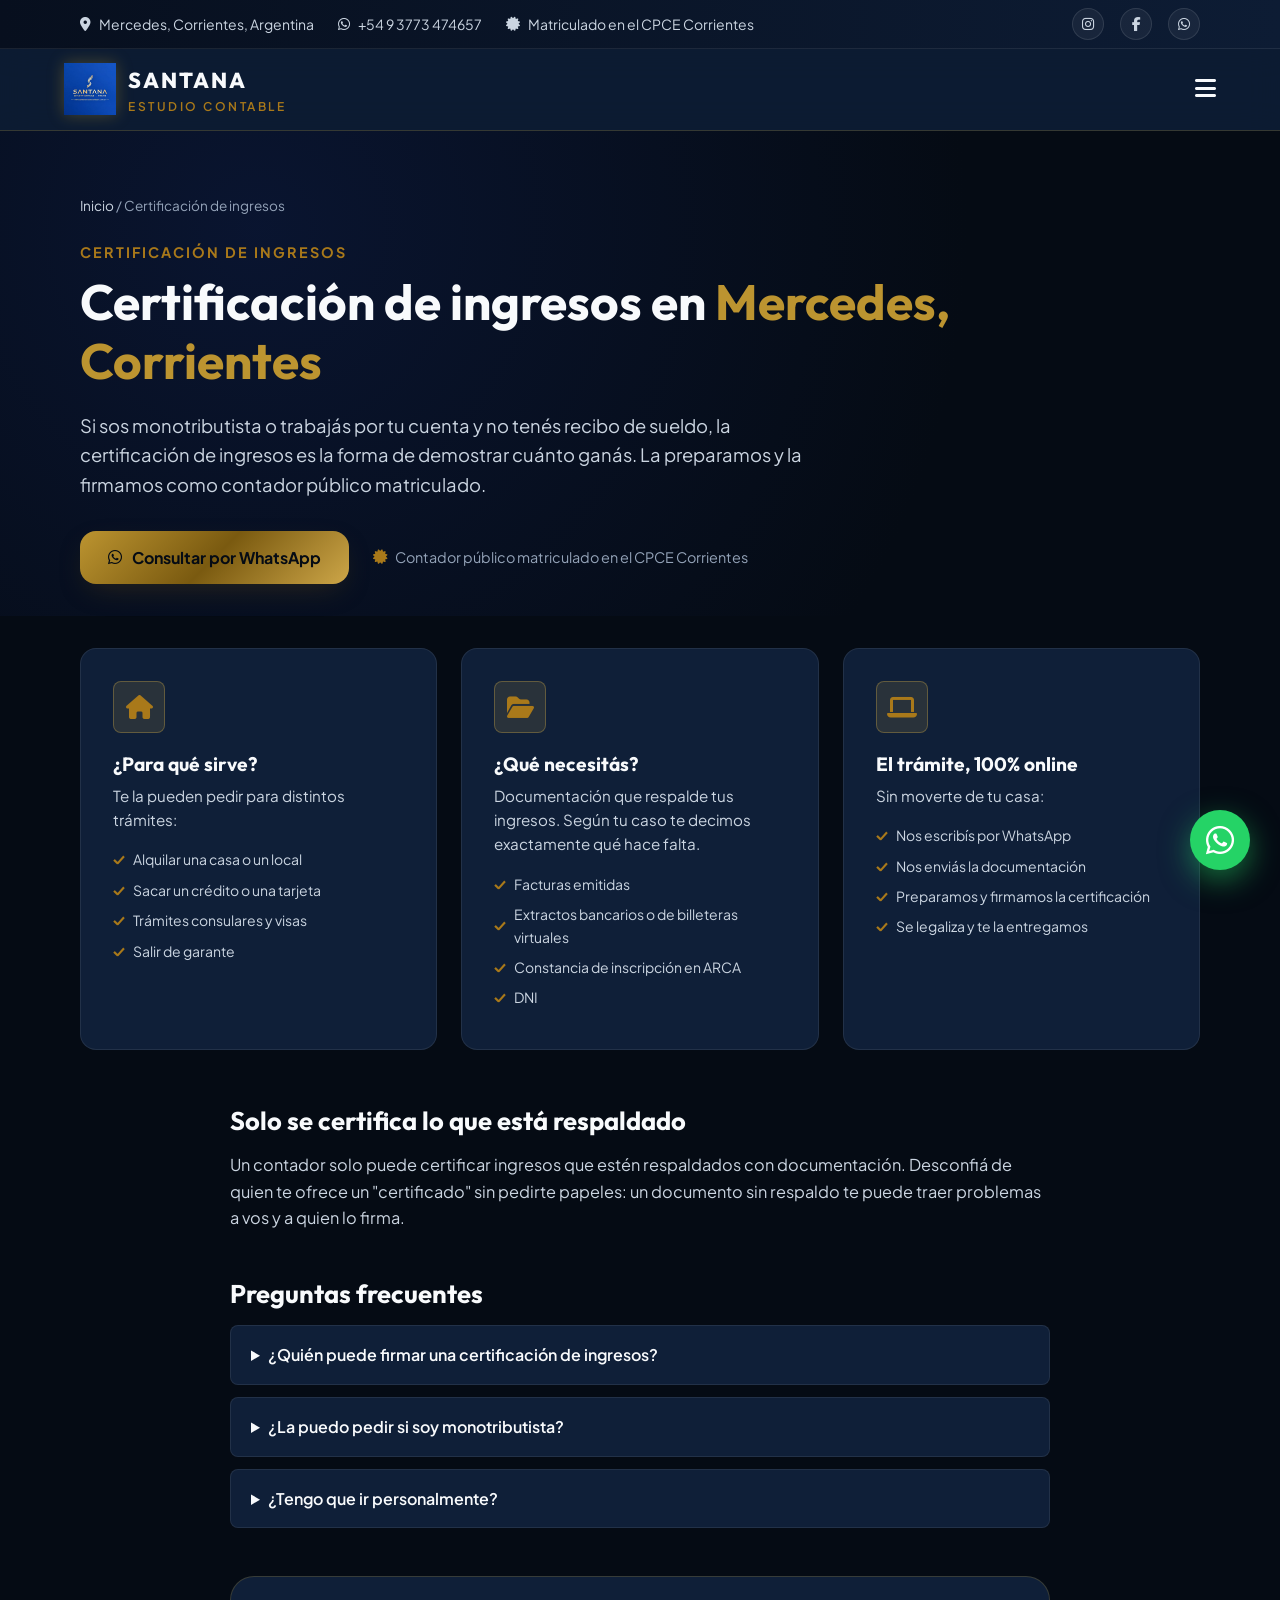
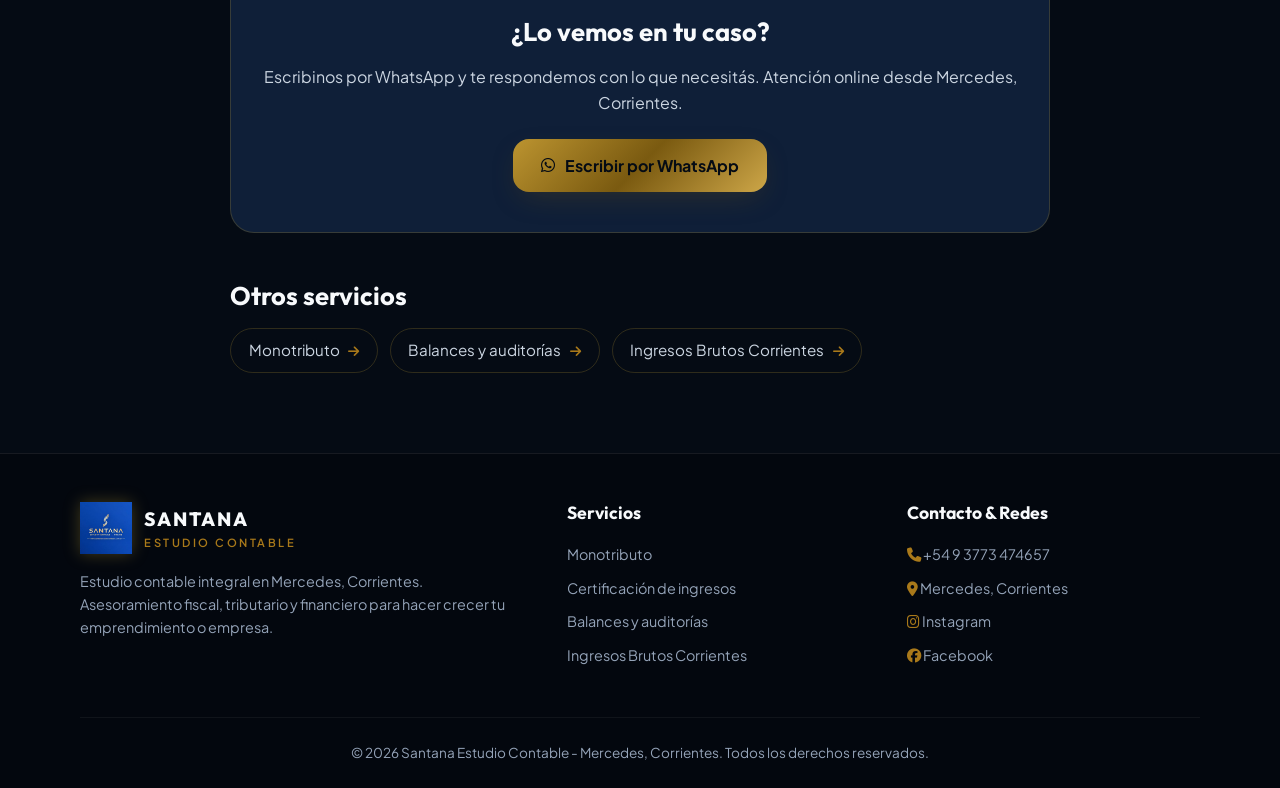
<file: certificacion-de-ingresos/index.html>
<!DOCTYPE html>
<html lang="es">
<head>
  <meta charset="UTF-8">
  <meta name="viewport" content="width=device-width, initial-scale=1.0">
  <title>Certificación de ingresos en Mercedes, Corrientes | Contador público matriculado</title>
  <meta name="description" content="Certificación de ingresos firmada por contador público matriculado en Mercedes, Corrientes. Para alquilar, sacar un crédito, tarjetas o trámites. Gestión online.">
  <link rel="canonical" href="https://www.santanaestudiocontable.com.ar/certificacion-de-ingresos/">
  <meta property="og:type" content="website">
  <meta property="og:title" content="Certificación de ingresos en Mercedes, Corrientes | Contador público matriculado">
  <meta property="og:description" content="Certificación de ingresos firmada por contador público matriculado en Mercedes, Corrientes. Para alquilar, sacar un crédito, tarjetas o trámites. Gestión online.">
  <meta property="og:url" content="https://www.santanaestudiocontable.com.ar/certificacion-de-ingresos/">
  <meta property="og:image" content="https://www.santanaestudiocontable.com.ar/assets/logo-santana-2026.jpg">
  <link rel="stylesheet" href="/styles.css">
  <link rel="stylesheet" href="/paginas.css">
  <link rel="stylesheet" href="https://cdnjs.cloudflare.com/ajax/libs/font-awesome/6.4.0/css/all.min.css">
  <script type="application/ld+json">{"@context": "https://schema.org", "@type": "Service", "name": "Certificación de ingresos", "serviceType": "Certificación de ingresos", "url": "https://www.santanaestudiocontable.com.ar/certificacion-de-ingresos/", "description": "Certificación de ingresos firmada por contador público matriculado en Mercedes, Corrientes. Para alquilar, sacar un crédito, tarjetas o trámites. Gestión online.", "areaServed": [{"@type": "City", "name": "Mercedes, Corrientes"}, {"@type": "State", "name": "Corrientes"}, {"@type": "Country", "name": "Argentina"}], "provider": {"@type": "AccountingService", "name": "Santana Estudio Contable", "url": "https://www.santanaestudiocontable.com.ar/", "telephone": "+54 9 3773 47-4657"}}</script>
  <script type="application/ld+json">{"@context": "https://schema.org", "@type": "FAQPage", "mainEntity": [{"@type": "Question", "name": "¿Quién puede firmar una certificación de ingresos?", "acceptedAnswer": {"@type": "Answer", "text": "Un contador público matriculado. Después, la firma se legaliza en el Consejo Profesional de Ciencias Económicas."}}, {"@type": "Question", "name": "¿La puedo pedir si soy monotributista?", "acceptedAnswer": {"@type": "Answer", "text": "Sí. Es justamente uno de los casos más comunes, porque no tenés recibo de sueldo."}}, {"@type": "Question", "name": "¿Tengo que ir personalmente?", "acceptedAnswer": {"@type": "Answer", "text": "No. Todo el trámite se hace online, por WhatsApp y correo."}}]}</script>
  <script type="application/ld+json">{"@context": "https://schema.org", "@type": "BreadcrumbList", "itemListElement": [{"@type": "ListItem", "position": 1, "name": "Inicio", "item": "https://www.santanaestudiocontable.com.ar/"}, {"@type": "ListItem", "position": 2, "name": "Certificación de ingresos", "item": "https://www.santanaestudiocontable.com.ar/certificacion-de-ingresos/"}]}</script>
</head>
<body>
  <div class="top-bar">
    <div class="container top-bar-content">
      <div class="top-info">
        <div class="top-info-item"><i class="fa-solid fa-location-dot"></i><span>Mercedes, Corrientes, Argentina</span></div>
        <div class="top-info-item"><i class="fa-brands fa-whatsapp"></i><a href="https://wa.me/5493773474657" target="_blank" rel="noopener" style="color: inherit;">+54 9 3773 474657</a></div>
        <div class="top-info-item"><i class="fa-solid fa-certificate"></i><span>Matriculado en el CPCE Corrientes</span></div>
      </div>
      <div class="top-socials">
        <a href="https://www.instagram.com/santanaestudiocontable" target="_blank" rel="noopener" class="social-link" title="Instagram"><i class="fa-brands fa-instagram"></i></a>
        <a href="https://www.facebook.com/share/1ERgDRJbcb/" target="_blank" rel="noopener" class="social-link" title="Facebook"><i class="fa-brands fa-facebook-f"></i></a>
        <a href="https://wa.me/5493773474657" target="_blank" rel="noopener" class="social-link" title="WhatsApp"><i class="fa-brands fa-whatsapp"></i></a>
      </div>
    </div>
  </div>
  <header class="header">
    <div class="container header-content">
      <a href="/" class="logo-brand">
        <img src="/assets/logo-santana-2026.jpg" alt="Santana Estudio Contable" class="logo-img">
        <div class="logo-text-box"><span class="logo-title">SANTANA</span><span class="logo-subtitle">ESTUDIO CONTABLE</span></div>
      </a>
      <button class="mobile-toggle" id="mobileToggle" aria-label="Abrir menú"><i class="fa-solid fa-bars"></i></button>
      <ul class="nav-menu" id="navMenu">
        <li><a href="/" class="nav-link">Inicio</a></li>
        <li><a href="/monotributo/" class="nav-link">Monotributo</a></li>
        <li><a href="/certificacion-de-ingresos/" class="nav-link">Certificación de ingresos</a></li>
        <li><a href="/balances-y-auditorias/" class="nav-link">Balances</a></li>
        <li><a href="/ingresos-brutos-corrientes/" class="nav-link">Ingresos Brutos</a></li>
        <li><a href="/#contacto" class="nav-link">Contacto</a></li>
      </ul>
    </div>
  </header>
  <main>
    <section class="section sp-hero">
      <div class="container">
        <nav class="sp-breadcrumb" aria-label="Ruta"><a href="/">Inicio</a> <span>/</span> Certificación de ingresos</nav>
        <span class="section-subtitle">Certificación de ingresos</span>
        <h1 class="sp-title">Certificación de ingresos en <span>Mercedes, Corrientes</span></h1>
        <p class="sp-lead">Si sos monotributista o trabajás por tu cuenta y no tenés recibo de sueldo, la certificación de ingresos es la forma de demostrar cuánto ganás. La preparamos y la firmamos como contador público matriculado.</p>
        <div class="sp-actions">
          <a href="https://wa.me/5493773474657?text=Hola%21%20Necesito%20una%20certificaci%C3%B3n%20de%20ingresos" target="_blank" rel="noopener" class="btn btn-gold"><i class="fa-brands fa-whatsapp"></i> Consultar por WhatsApp</a>
          <span class="sp-badge"><i class="fa-solid fa-certificate"></i> Contador público matriculado en el CPCE Corrientes</span>
        </div>
      </div>
    </section>
    <section class="section sp-body">
      <div class="container">
      <div class="sp-grid">
        <div class="service-box">
          <div class="service-icon"><i class="fa-solid fa-house"></i></div>
          <h3 class="sp-box-title">¿Para qué sirve?</h3>
          <p>Te la pueden pedir para distintos trámites:</p>
          <ul class="service-list">
            <li>Alquilar una casa o un local</li>
            <li>Sacar un crédito o una tarjeta</li>
            <li>Trámites consulares y visas</li>
            <li>Salir de garante</li>
          </ul>
        </div>
        <div class="service-box">
          <div class="service-icon"><i class="fa-solid fa-folder-open"></i></div>
          <h3 class="sp-box-title">¿Qué necesitás?</h3>
          <p>Documentación que respalde tus ingresos. Según tu caso te decimos exactamente qué hace falta.</p>
          <ul class="service-list">
            <li>Facturas emitidas</li>
            <li>Extractos bancarios o de billeteras virtuales</li>
            <li>Constancia de inscripción en ARCA</li>
            <li>DNI</li>
          </ul>
        </div>
        <div class="service-box">
          <div class="service-icon"><i class="fa-solid fa-laptop"></i></div>
          <h3 class="sp-box-title">El trámite, 100% online</h3>
          <p>Sin moverte de tu casa:</p>
          <ul class="service-list">
            <li>Nos escribís por WhatsApp</li>
            <li>Nos enviás la documentación</li>
            <li>Preparamos y firmamos la certificación</li>
            <li>Se legaliza y te la entregamos</li>
          </ul>
        </div>
      </div>
      <div class="sp-text"><h2>Solo se certifica lo que está respaldado</h2><p>Un contador solo puede certificar ingresos que estén respaldados con documentación. Desconfiá de quien te ofrece un "certificado" sin pedirte papeles: un documento sin respaldo te puede traer problemas a vos y a quien lo firma.</p></div>
      <div class="sp-text">
        <h2>Preguntas frecuentes</h2>
        <details class="sp-faq-item"><summary>¿Quién puede firmar una certificación de ingresos?</summary><p>Un contador público matriculado. Después, la firma se legaliza en el Consejo Profesional de Ciencias Económicas.</p></details>
        <details class="sp-faq-item"><summary>¿La puedo pedir si soy monotributista?</summary><p>Sí. Es justamente uno de los casos más comunes, porque no tenés recibo de sueldo.</p></details>
        <details class="sp-faq-item"><summary>¿Tengo que ir personalmente?</summary><p>No. Todo el trámite se hace online, por WhatsApp y correo.</p></details>
      </div>
      <div class="sp-cta">
        <h2>¿Lo vemos en tu caso?</h2>
        <p>Escribinos por WhatsApp y te respondemos con lo que necesitás. Atención online desde Mercedes, Corrientes.</p>
        <a href="https://wa.me/5493773474657?text=Hola%21%20Necesito%20una%20certificaci%C3%B3n%20de%20ingresos" target="_blank" rel="noopener" class="btn btn-gold"><i class="fa-brands fa-whatsapp"></i> Escribir por WhatsApp</a>
      </div>
      <div class="sp-related">
        <h2>Otros servicios</h2>
        <div class="sp-related-list">
        <a class="sp-related-link" href="/monotributo/">Monotributo <i class="fa-solid fa-arrow-right"></i></a>
        <a class="sp-related-link" href="/balances-y-auditorias/">Balances y auditorías <i class="fa-solid fa-arrow-right"></i></a>
        <a class="sp-related-link" href="/ingresos-brutos-corrientes/">Ingresos Brutos Corrientes <i class="fa-solid fa-arrow-right"></i></a>
        </div>
      </div>
      </div>
    </section>
  </main>
  <footer class="footer">
    <div class="container">
      <div class="footer-grid">
        <div>
          <div class="logo-brand" style="margin-bottom: 1rem;">
            <img src="/assets/logo-santana-2026.jpg" alt="Santana Estudio Contable" class="logo-img">
            <div class="logo-text-box"><span class="logo-title" style="font-size: 1.2rem;">SANTANA</span><span class="logo-subtitle" style="font-size: 0.7rem;">ESTUDIO CONTABLE</span></div>
          </div>
          <p style="color: var(--text-muted); font-size: 0.9rem; margin-bottom: 1rem;">Estudio contable integral en Mercedes, Corrientes. Asesoramiento fiscal, tributario y financiero para hacer crecer tu emprendimiento o empresa.</p>
        </div>
        <div class="footer-col">
          <h4>Servicios</h4>
          <ul class="footer-links">
            <li><a href="/monotributo/">Monotributo</a></li>
            <li><a href="/certificacion-de-ingresos/">Certificación de ingresos</a></li>
            <li><a href="/balances-y-auditorias/">Balances y auditorías</a></li>
            <li><a href="/ingresos-brutos-corrientes/">Ingresos Brutos Corrientes</a></li>
          </ul>
        </div>
        <div class="footer-col">
          <h4>Contacto &amp; Redes</h4>
          <ul class="footer-links">
            <li><i class="fa-solid fa-phone" style="color: var(--gold-main);"></i> +54 9 3773 474657</li>
            <li><i class="fa-solid fa-location-dot" style="color: var(--gold-main);"></i> Mercedes, Corrientes</li>
            <li><a href="https://www.instagram.com/santanaestudiocontable" target="_blank" rel="noopener"><i class="fa-brands fa-instagram" style="color: var(--gold-main);"></i> Instagram</a></li>
            <li><a href="https://www.facebook.com/share/1ERgDRJbcb/" target="_blank" rel="noopener"><i class="fa-brands fa-facebook" style="color: var(--gold-main);"></i> Facebook</a></li>
          </ul>
        </div>
      </div>
      <div class="footer-bottom"><p>&copy; 2026 Santana Estudio Contable - Mercedes, Corrientes. Todos los derechos reservados.</p></div>
    </div>
  </footer>
  <div class="floating-wsp">
    <a href="https://wa.me/5493773474657?text=Hola%20Santana%20Estudio%20Contable!%20Quisiera%20hacer%20una%20consulta" target="_blank" rel="noopener" class="wsp-btn-float" title="Consultar por WhatsApp"><i class="fa-brands fa-whatsapp"></i></a>
  </div>
  <script>
    (function () {
      var t = document.getElementById('mobileToggle'), m = document.getElementById('navMenu');
      if (t && m) t.addEventListener('click', function () { m.classList.toggle('active'); });
    })();
  </script>
</body>
</html>
</file>
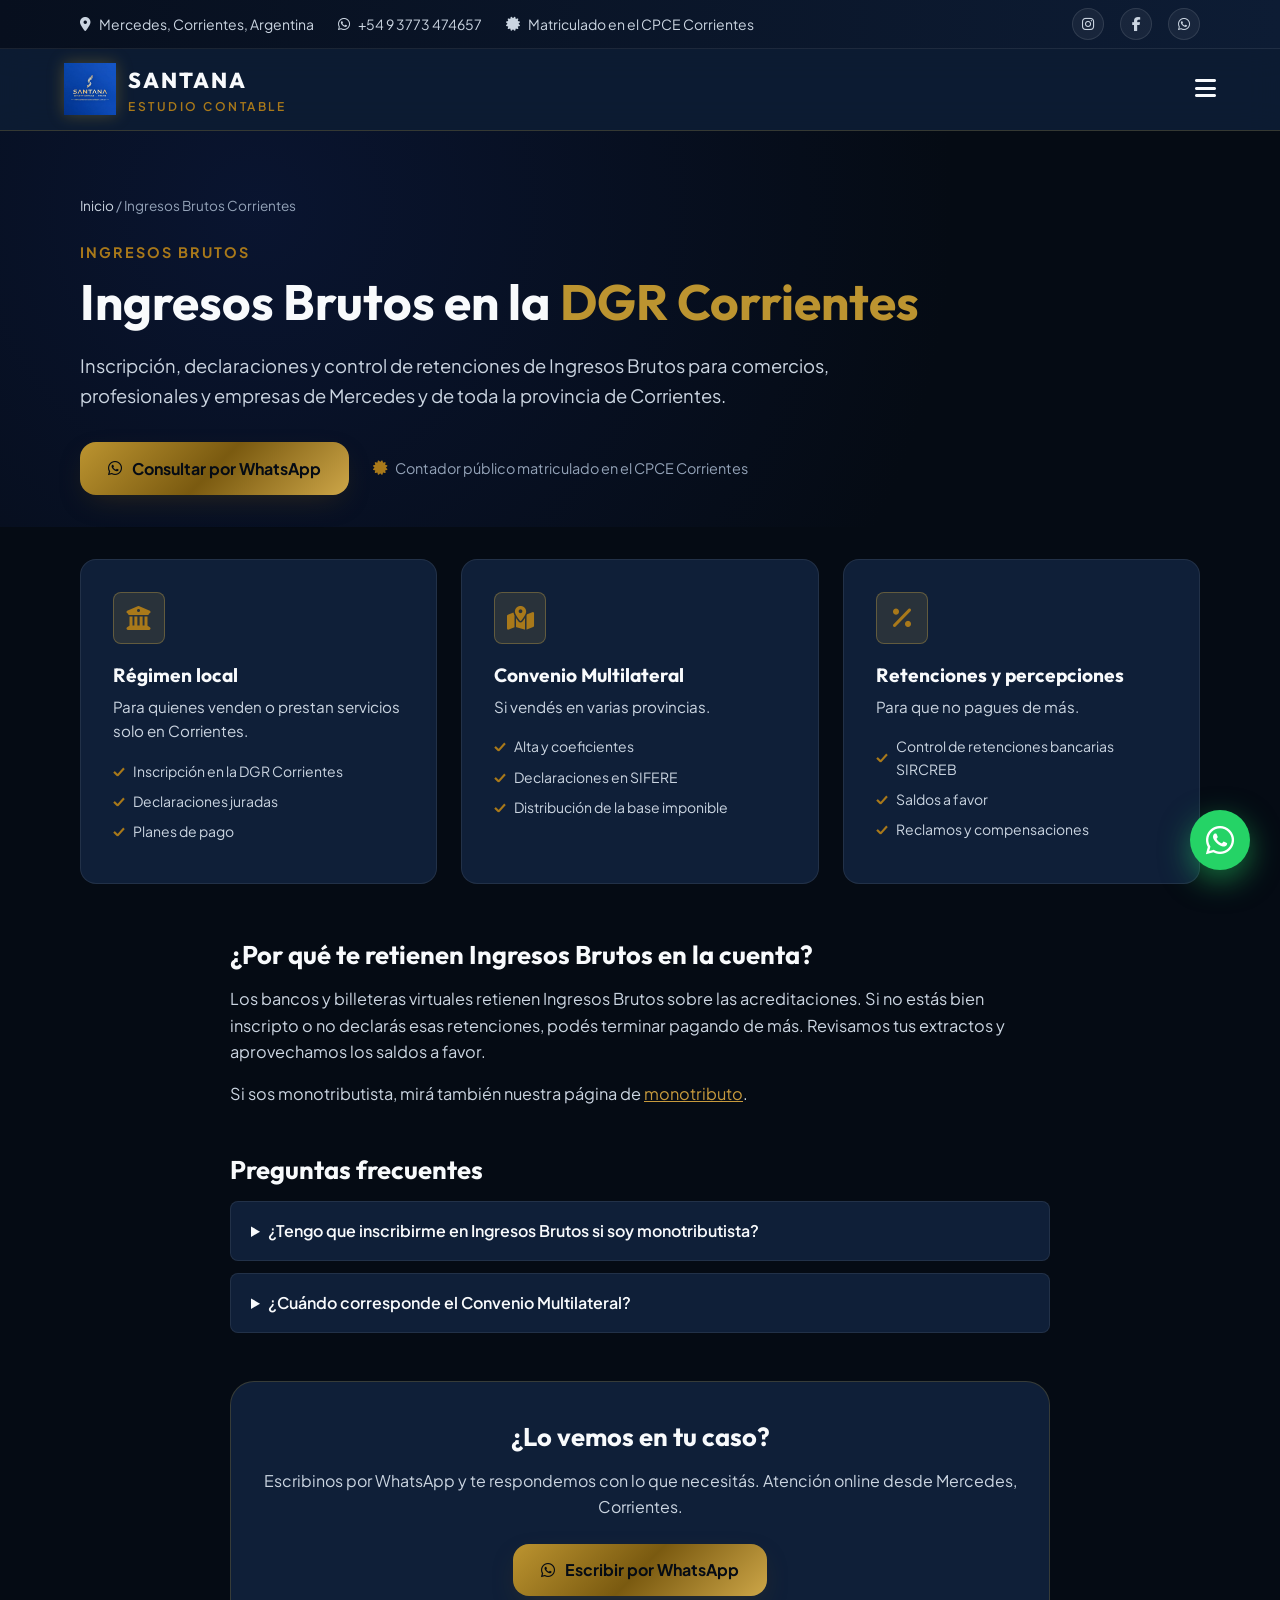
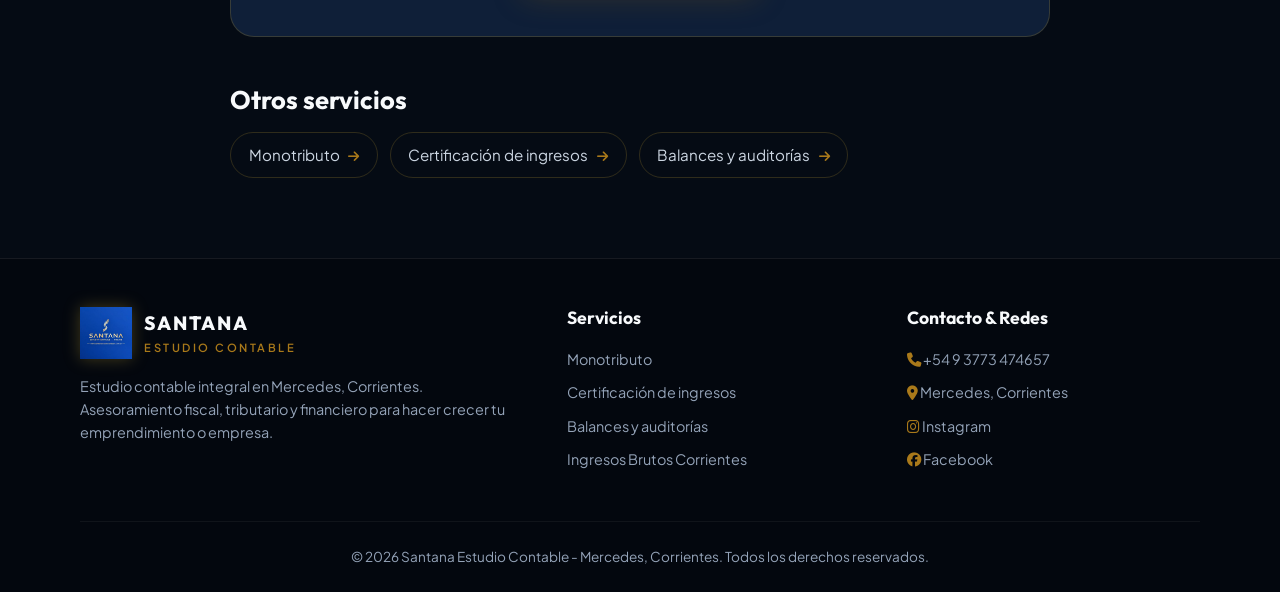
<file: ingresos-brutos-corrientes/index.html>
<!DOCTYPE html>
<html lang="es">
<head>
  <meta charset="UTF-8">
  <meta name="viewport" content="width=device-width, initial-scale=1.0">
  <title>Ingresos Brutos DGR Corrientes y Convenio Multilateral | Santana Estudio Contable</title>
  <meta name="description" content="Inscripción y liquidación de Ingresos Brutos ante la DGR Corrientes, Convenio Multilateral y retenciones SIRCREB. Estudio contable en Mercedes, Corrientes.">
  <link rel="canonical" href="https://www.santanaestudiocontable.com.ar/ingresos-brutos-corrientes/">
  <meta property="og:type" content="website">
  <meta property="og:title" content="Ingresos Brutos DGR Corrientes y Convenio Multilateral | Santana Estudio Contable">
  <meta property="og:description" content="Inscripción y liquidación de Ingresos Brutos ante la DGR Corrientes, Convenio Multilateral y retenciones SIRCREB. Estudio contable en Mercedes, Corrientes.">
  <meta property="og:url" content="https://www.santanaestudiocontable.com.ar/ingresos-brutos-corrientes/">
  <meta property="og:image" content="https://www.santanaestudiocontable.com.ar/assets/logo-santana-2026.jpg">
  <link rel="stylesheet" href="/styles.css">
  <link rel="stylesheet" href="/paginas.css">
  <link rel="stylesheet" href="https://cdnjs.cloudflare.com/ajax/libs/font-awesome/6.4.0/css/all.min.css">
  <script type="application/ld+json">{"@context": "https://schema.org", "@type": "Service", "name": "Ingresos Brutos Corrientes", "serviceType": "Ingresos Brutos Corrientes", "url": "https://www.santanaestudiocontable.com.ar/ingresos-brutos-corrientes/", "description": "Inscripción y liquidación de Ingresos Brutos ante la DGR Corrientes, Convenio Multilateral y retenciones SIRCREB. Estudio contable en Mercedes, Corrientes.", "areaServed": [{"@type": "City", "name": "Mercedes, Corrientes"}, {"@type": "State", "name": "Corrientes"}, {"@type": "Country", "name": "Argentina"}], "provider": {"@type": "AccountingService", "name": "Santana Estudio Contable", "url": "https://www.santanaestudiocontable.com.ar/", "telephone": "+54 9 3773 47-4657"}}</script>
  <script type="application/ld+json">{"@context": "https://schema.org", "@type": "FAQPage", "mainEntity": [{"@type": "Question", "name": "¿Tengo que inscribirme en Ingresos Brutos si soy monotributista?", "acceptedAnswer": {"@type": "Answer", "text": "En general sí: la actividad también se declara ante la DGR Corrientes. Te decimos cómo corresponde en tu caso."}}, {"@type": "Question", "name": "¿Cuándo corresponde el Convenio Multilateral?", "acceptedAnswer": {"@type": "Answer", "text": "Cuando tu actividad genera ingresos en más de una provincia, por ejemplo si vendés o prestás servicios a clientes de otras jurisdicciones."}}]}</script>
  <script type="application/ld+json">{"@context": "https://schema.org", "@type": "BreadcrumbList", "itemListElement": [{"@type": "ListItem", "position": 1, "name": "Inicio", "item": "https://www.santanaestudiocontable.com.ar/"}, {"@type": "ListItem", "position": 2, "name": "Ingresos Brutos Corrientes", "item": "https://www.santanaestudiocontable.com.ar/ingresos-brutos-corrientes/"}]}</script>
</head>
<body>
  <div class="top-bar">
    <div class="container top-bar-content">
      <div class="top-info">
        <div class="top-info-item"><i class="fa-solid fa-location-dot"></i><span>Mercedes, Corrientes, Argentina</span></div>
        <div class="top-info-item"><i class="fa-brands fa-whatsapp"></i><a href="https://wa.me/5493773474657" target="_blank" rel="noopener" style="color: inherit;">+54 9 3773 474657</a></div>
        <div class="top-info-item"><i class="fa-solid fa-certificate"></i><span>Matriculado en el CPCE Corrientes</span></div>
      </div>
      <div class="top-socials">
        <a href="https://www.instagram.com/santanaestudiocontable" target="_blank" rel="noopener" class="social-link" title="Instagram"><i class="fa-brands fa-instagram"></i></a>
        <a href="https://www.facebook.com/share/1ERgDRJbcb/" target="_blank" rel="noopener" class="social-link" title="Facebook"><i class="fa-brands fa-facebook-f"></i></a>
        <a href="https://wa.me/5493773474657" target="_blank" rel="noopener" class="social-link" title="WhatsApp"><i class="fa-brands fa-whatsapp"></i></a>
      </div>
    </div>
  </div>
  <header class="header">
    <div class="container header-content">
      <a href="/" class="logo-brand">
        <img src="/assets/logo-santana-2026.jpg" alt="Santana Estudio Contable" class="logo-img">
        <div class="logo-text-box"><span class="logo-title">SANTANA</span><span class="logo-subtitle">ESTUDIO CONTABLE</span></div>
      </a>
      <button class="mobile-toggle" id="mobileToggle" aria-label="Abrir menú"><i class="fa-solid fa-bars"></i></button>
      <ul class="nav-menu" id="navMenu">
        <li><a href="/" class="nav-link">Inicio</a></li>
        <li><a href="/monotributo/" class="nav-link">Monotributo</a></li>
        <li><a href="/certificacion-de-ingresos/" class="nav-link">Certificación de ingresos</a></li>
        <li><a href="/balances-y-auditorias/" class="nav-link">Balances</a></li>
        <li><a href="/ingresos-brutos-corrientes/" class="nav-link">Ingresos Brutos</a></li>
        <li><a href="/#contacto" class="nav-link">Contacto</a></li>
      </ul>
    </div>
  </header>
  <main>
    <section class="section sp-hero">
      <div class="container">
        <nav class="sp-breadcrumb" aria-label="Ruta"><a href="/">Inicio</a> <span>/</span> Ingresos Brutos Corrientes</nav>
        <span class="section-subtitle">Ingresos Brutos</span>
        <h1 class="sp-title">Ingresos Brutos en la <span>DGR Corrientes</span></h1>
        <p class="sp-lead">Inscripción, declaraciones y control de retenciones de Ingresos Brutos para comercios, profesionales y empresas de Mercedes y de toda la provincia de Corrientes.</p>
        <div class="sp-actions">
          <a href="https://wa.me/5493773474657?text=Hola%21%20Quiero%20consultar%20por%20Ingresos%20Brutos%20en%20Corrientes" target="_blank" rel="noopener" class="btn btn-gold"><i class="fa-brands fa-whatsapp"></i> Consultar por WhatsApp</a>
          <span class="sp-badge"><i class="fa-solid fa-certificate"></i> Contador público matriculado en el CPCE Corrientes</span>
        </div>
      </div>
    </section>
    <section class="section sp-body">
      <div class="container">
      <div class="sp-grid">
        <div class="service-box">
          <div class="service-icon"><i class="fa-solid fa-building-columns"></i></div>
          <h3 class="sp-box-title">Régimen local</h3>
          <p>Para quienes venden o prestan servicios solo en Corrientes.</p>
          <ul class="service-list">
            <li>Inscripción en la DGR Corrientes</li>
            <li>Declaraciones juradas</li>
            <li>Planes de pago</li>
          </ul>
        </div>
        <div class="service-box">
          <div class="service-icon"><i class="fa-solid fa-map-location-dot"></i></div>
          <h3 class="sp-box-title">Convenio Multilateral</h3>
          <p>Si vendés en varias provincias.</p>
          <ul class="service-list">
            <li>Alta y coeficientes</li>
            <li>Declaraciones en SIFERE</li>
            <li>Distribución de la base imponible</li>
          </ul>
        </div>
        <div class="service-box">
          <div class="service-icon"><i class="fa-solid fa-percent"></i></div>
          <h3 class="sp-box-title">Retenciones y percepciones</h3>
          <p>Para que no pagues de más.</p>
          <ul class="service-list">
            <li>Control de retenciones bancarias SIRCREB</li>
            <li>Saldos a favor</li>
            <li>Reclamos y compensaciones</li>
          </ul>
        </div>
      </div>
      <div class="sp-text"><h2>¿Por qué te retienen Ingresos Brutos en la cuenta?</h2><p>Los bancos y billeteras virtuales retienen Ingresos Brutos sobre las acreditaciones. Si no estás bien inscripto o no declarás esas retenciones, podés terminar pagando de más. Revisamos tus extractos y aprovechamos los saldos a favor.</p><p>Si sos monotributista, mirá también nuestra página de <a href="/monotributo/">monotributo</a>.</p></div>
      <div class="sp-text">
        <h2>Preguntas frecuentes</h2>
        <details class="sp-faq-item"><summary>¿Tengo que inscribirme en Ingresos Brutos si soy monotributista?</summary><p>En general sí: la actividad también se declara ante la DGR Corrientes. Te decimos cómo corresponde en tu caso.</p></details>
        <details class="sp-faq-item"><summary>¿Cuándo corresponde el Convenio Multilateral?</summary><p>Cuando tu actividad genera ingresos en más de una provincia, por ejemplo si vendés o prestás servicios a clientes de otras jurisdicciones.</p></details>
      </div>
      <div class="sp-cta">
        <h2>¿Lo vemos en tu caso?</h2>
        <p>Escribinos por WhatsApp y te respondemos con lo que necesitás. Atención online desde Mercedes, Corrientes.</p>
        <a href="https://wa.me/5493773474657?text=Hola%21%20Quiero%20consultar%20por%20Ingresos%20Brutos%20en%20Corrientes" target="_blank" rel="noopener" class="btn btn-gold"><i class="fa-brands fa-whatsapp"></i> Escribir por WhatsApp</a>
      </div>
      <div class="sp-related">
        <h2>Otros servicios</h2>
        <div class="sp-related-list">
        <a class="sp-related-link" href="/monotributo/">Monotributo <i class="fa-solid fa-arrow-right"></i></a>
        <a class="sp-related-link" href="/certificacion-de-ingresos/">Certificación de ingresos <i class="fa-solid fa-arrow-right"></i></a>
        <a class="sp-related-link" href="/balances-y-auditorias/">Balances y auditorías <i class="fa-solid fa-arrow-right"></i></a>
        </div>
      </div>
      </div>
    </section>
  </main>
  <footer class="footer">
    <div class="container">
      <div class="footer-grid">
        <div>
          <div class="logo-brand" style="margin-bottom: 1rem;">
            <img src="/assets/logo-santana-2026.jpg" alt="Santana Estudio Contable" class="logo-img">
            <div class="logo-text-box"><span class="logo-title" style="font-size: 1.2rem;">SANTANA</span><span class="logo-subtitle" style="font-size: 0.7rem;">ESTUDIO CONTABLE</span></div>
          </div>
          <p style="color: var(--text-muted); font-size: 0.9rem; margin-bottom: 1rem;">Estudio contable integral en Mercedes, Corrientes. Asesoramiento fiscal, tributario y financiero para hacer crecer tu emprendimiento o empresa.</p>
        </div>
        <div class="footer-col">
          <h4>Servicios</h4>
          <ul class="footer-links">
            <li><a href="/monotributo/">Monotributo</a></li>
            <li><a href="/certificacion-de-ingresos/">Certificación de ingresos</a></li>
            <li><a href="/balances-y-auditorias/">Balances y auditorías</a></li>
            <li><a href="/ingresos-brutos-corrientes/">Ingresos Brutos Corrientes</a></li>
          </ul>
        </div>
        <div class="footer-col">
          <h4>Contacto &amp; Redes</h4>
          <ul class="footer-links">
            <li><i class="fa-solid fa-phone" style="color: var(--gold-main);"></i> +54 9 3773 474657</li>
            <li><i class="fa-solid fa-location-dot" style="color: var(--gold-main);"></i> Mercedes, Corrientes</li>
            <li><a href="https://www.instagram.com/santanaestudiocontable" target="_blank" rel="noopener"><i class="fa-brands fa-instagram" style="color: var(--gold-main);"></i> Instagram</a></li>
            <li><a href="https://www.facebook.com/share/1ERgDRJbcb/" target="_blank" rel="noopener"><i class="fa-brands fa-facebook" style="color: var(--gold-main);"></i> Facebook</a></li>
          </ul>
        </div>
      </div>
      <div class="footer-bottom"><p>&copy; 2026 Santana Estudio Contable - Mercedes, Corrientes. Todos los derechos reservados.</p></div>
    </div>
  </footer>
  <div class="floating-wsp">
    <a href="https://wa.me/5493773474657?text=Hola%20Santana%20Estudio%20Contable!%20Quisiera%20hacer%20una%20consulta" target="_blank" rel="noopener" class="wsp-btn-float" title="Consultar por WhatsApp"><i class="fa-brands fa-whatsapp"></i></a>
  </div>
  <script>
    (function () {
      var t = document.getElementById('mobileToggle'), m = document.getElementById('navMenu');
      if (t && m) t.addEventListener('click', function () { m.classList.toggle('active'); });
    })();
  </script>
</body>
</html>
</file>
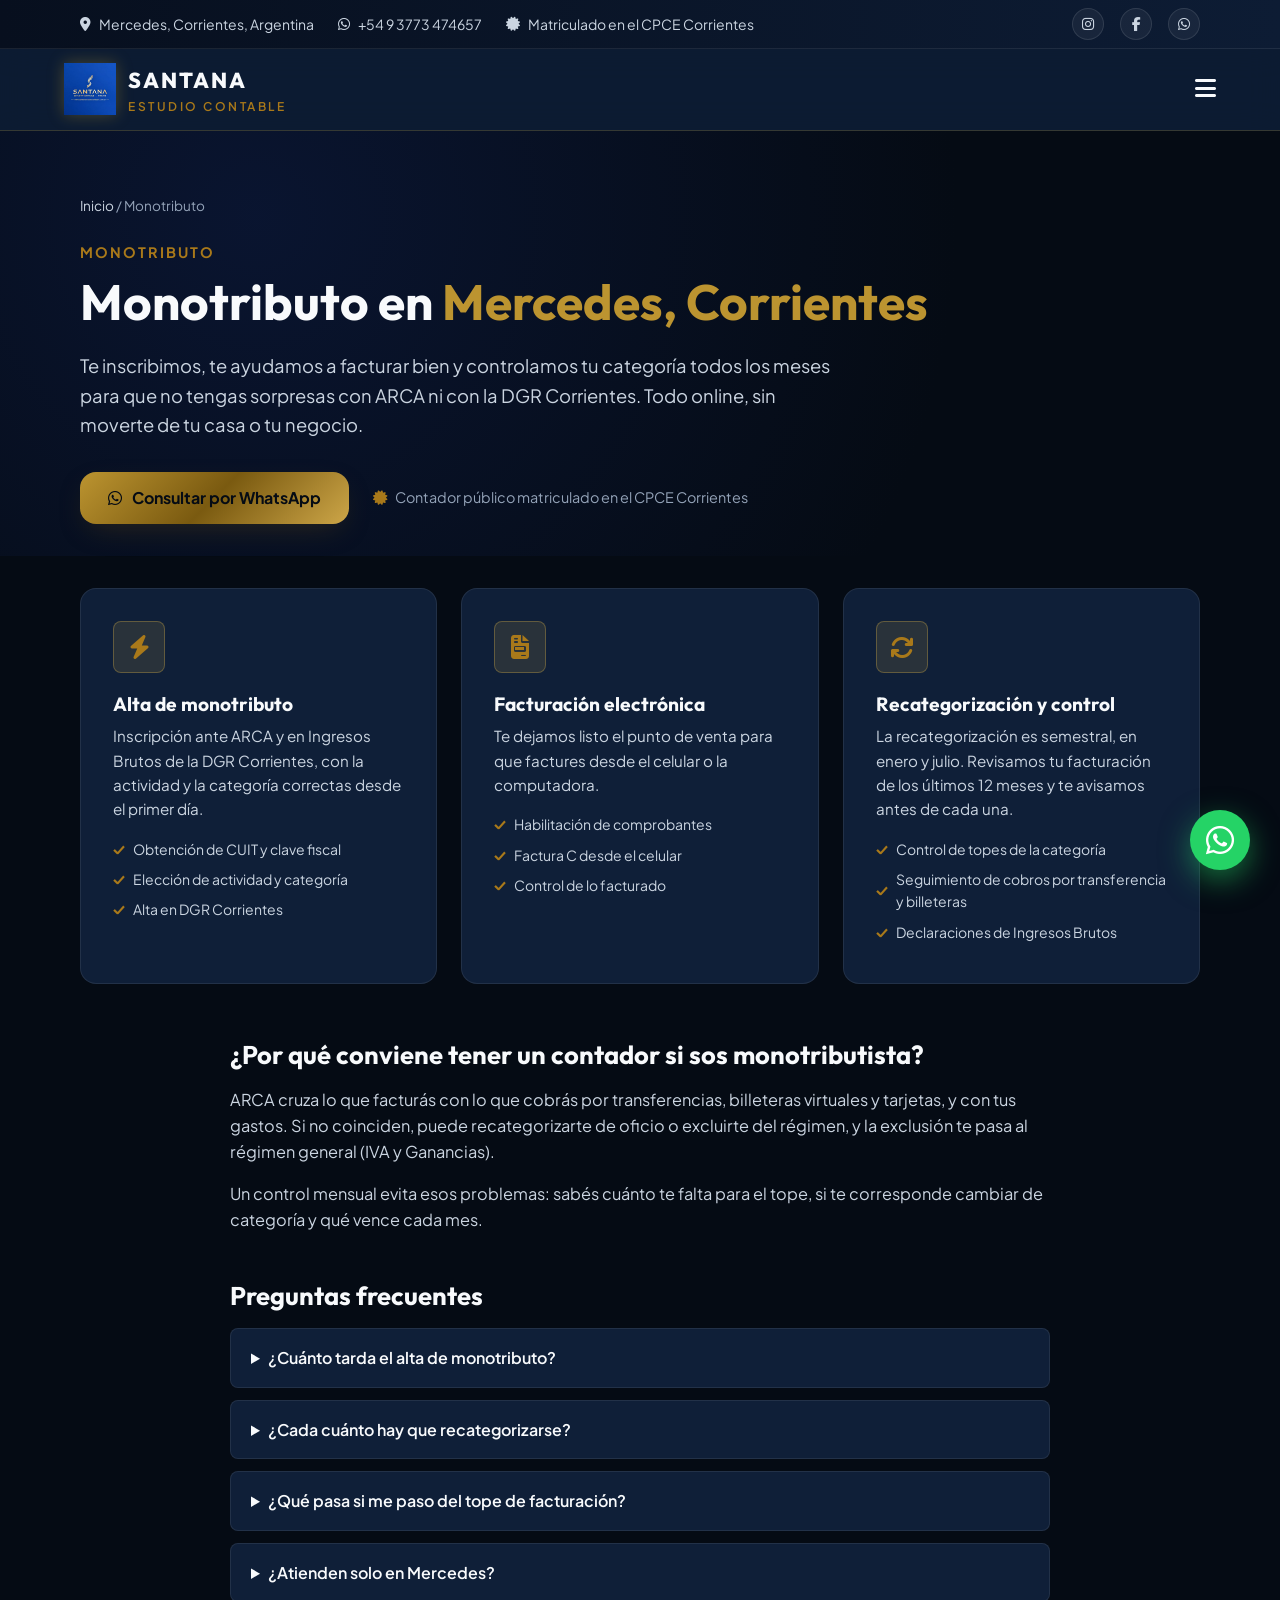
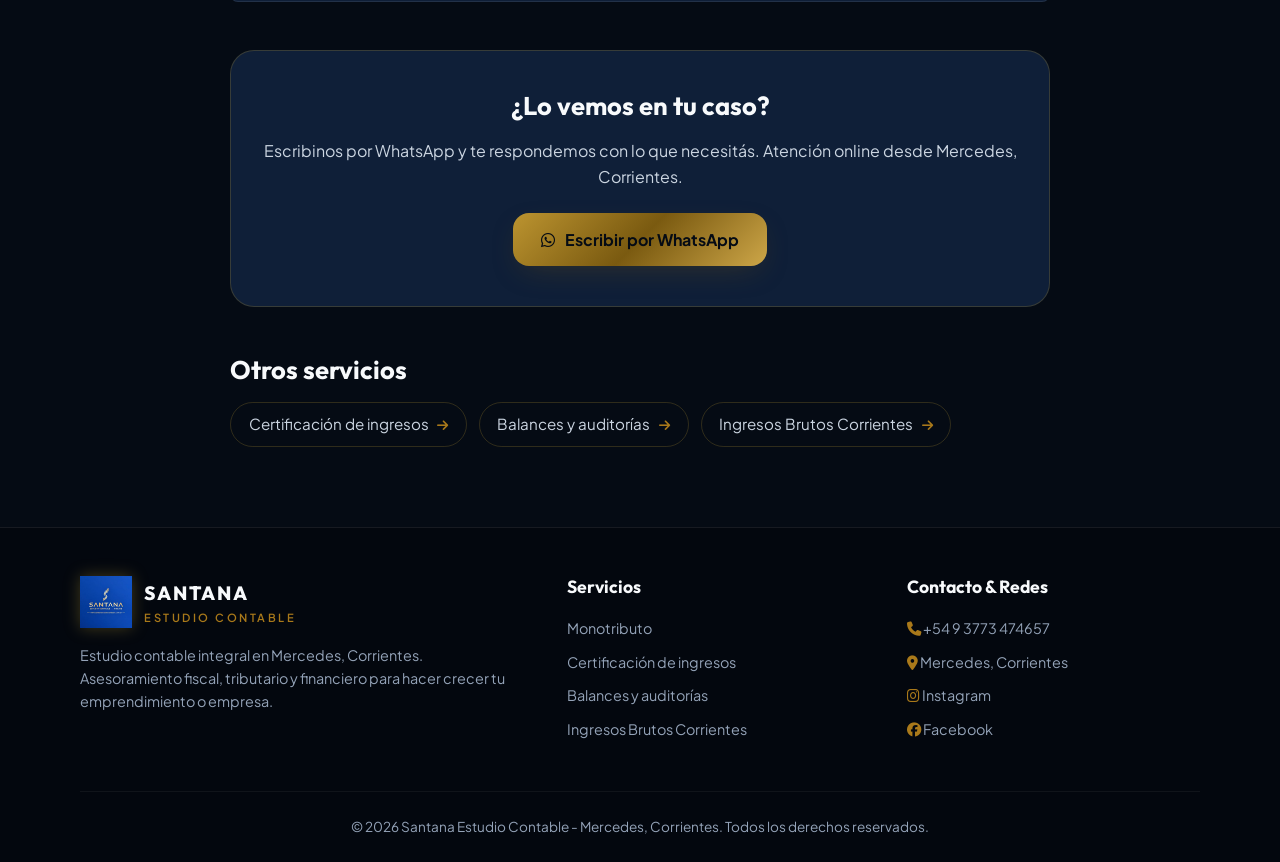
<file: monotributo/index.html>
<!DOCTYPE html>
<html lang="es">
<head>
  <meta charset="UTF-8">
  <meta name="viewport" content="width=device-width, initial-scale=1.0">
  <title>Monotributo en Mercedes, Corrientes: alta, recategorización y control | Santana Estudio Contable</title>
  <meta name="description" content="Alta de monotributo en Mercedes, Corrientes, recategorización, facturación electrónica e Ingresos Brutos DGR Corrientes. Contador público matriculado, atención online.">
  <link rel="canonical" href="https://www.santanaestudiocontable.com.ar/monotributo/">
  <meta property="og:type" content="website">
  <meta property="og:title" content="Monotributo en Mercedes, Corrientes: alta, recategorización y control | Santana Estudio Contable">
  <meta property="og:description" content="Alta de monotributo en Mercedes, Corrientes, recategorización, facturación electrónica e Ingresos Brutos DGR Corrientes. Contador público matriculado, atención online.">
  <meta property="og:url" content="https://www.santanaestudiocontable.com.ar/monotributo/">
  <meta property="og:image" content="https://www.santanaestudiocontable.com.ar/assets/logo-santana-2026.jpg">
  <link rel="stylesheet" href="/styles.css">
  <link rel="stylesheet" href="/paginas.css">
  <link rel="stylesheet" href="https://cdnjs.cloudflare.com/ajax/libs/font-awesome/6.4.0/css/all.min.css">
  <script type="application/ld+json">{"@context": "https://schema.org", "@type": "Service", "name": "Monotributo", "serviceType": "Monotributo", "url": "https://www.santanaestudiocontable.com.ar/monotributo/", "description": "Alta de monotributo en Mercedes, Corrientes, recategorización, facturación electrónica e Ingresos Brutos DGR Corrientes. Contador público matriculado, atención online.", "areaServed": [{"@type": "City", "name": "Mercedes, Corrientes"}, {"@type": "State", "name": "Corrientes"}, {"@type": "Country", "name": "Argentina"}], "provider": {"@type": "AccountingService", "name": "Santana Estudio Contable", "url": "https://www.santanaestudiocontable.com.ar/", "telephone": "+54 9 3773 47-4657"}}</script>
  <script type="application/ld+json">{"@context": "https://schema.org", "@type": "FAQPage", "mainEntity": [{"@type": "Question", "name": "¿Cuánto tarda el alta de monotributo?", "acceptedAnswer": {"@type": "Answer", "text": "Si tenés tu clave fiscal y la documentación al día, el alta se puede hacer en el día. Te decimos qué necesitás antes de empezar."}}, {"@type": "Question", "name": "¿Cada cuánto hay que recategorizarse?", "acceptedAnswer": {"@type": "Answer", "text": "Dos veces por año, en enero y julio, según lo facturado en los últimos 12 meses."}}, {"@type": "Question", "name": "¿Qué pasa si me paso del tope de facturación?", "acceptedAnswer": {"@type": "Answer", "text": "Si superás el límite de la categoría más alta, ARCA puede excluirte del monotributo y pasarte al régimen general. Por eso conviene controlar la facturación todos los meses."}}, {"@type": "Question", "name": "¿Atienden solo en Mercedes?", "acceptedAnswer": {"@type": "Answer", "text": "Estamos en Mercedes, Corrientes, y trabajamos 100% online con clientes de toda la provincia y del país."}}]}</script>
  <script type="application/ld+json">{"@context": "https://schema.org", "@type": "BreadcrumbList", "itemListElement": [{"@type": "ListItem", "position": 1, "name": "Inicio", "item": "https://www.santanaestudiocontable.com.ar/"}, {"@type": "ListItem", "position": 2, "name": "Monotributo", "item": "https://www.santanaestudiocontable.com.ar/monotributo/"}]}</script>
</head>
<body>
  <div class="top-bar">
    <div class="container top-bar-content">
      <div class="top-info">
        <div class="top-info-item"><i class="fa-solid fa-location-dot"></i><span>Mercedes, Corrientes, Argentina</span></div>
        <div class="top-info-item"><i class="fa-brands fa-whatsapp"></i><a href="https://wa.me/5493773474657" target="_blank" rel="noopener" style="color: inherit;">+54 9 3773 474657</a></div>
        <div class="top-info-item"><i class="fa-solid fa-certificate"></i><span>Matriculado en el CPCE Corrientes</span></div>
      </div>
      <div class="top-socials">
        <a href="https://www.instagram.com/santanaestudiocontable" target="_blank" rel="noopener" class="social-link" title="Instagram"><i class="fa-brands fa-instagram"></i></a>
        <a href="https://www.facebook.com/share/1ERgDRJbcb/" target="_blank" rel="noopener" class="social-link" title="Facebook"><i class="fa-brands fa-facebook-f"></i></a>
        <a href="https://wa.me/5493773474657" target="_blank" rel="noopener" class="social-link" title="WhatsApp"><i class="fa-brands fa-whatsapp"></i></a>
      </div>
    </div>
  </div>
  <header class="header">
    <div class="container header-content">
      <a href="/" class="logo-brand">
        <img src="/assets/logo-santana-2026.jpg" alt="Santana Estudio Contable" class="logo-img">
        <div class="logo-text-box"><span class="logo-title">SANTANA</span><span class="logo-subtitle">ESTUDIO CONTABLE</span></div>
      </a>
      <button class="mobile-toggle" id="mobileToggle" aria-label="Abrir menú"><i class="fa-solid fa-bars"></i></button>
      <ul class="nav-menu" id="navMenu">
        <li><a href="/" class="nav-link">Inicio</a></li>
        <li><a href="/monotributo/" class="nav-link">Monotributo</a></li>
        <li><a href="/certificacion-de-ingresos/" class="nav-link">Certificación de ingresos</a></li>
        <li><a href="/balances-y-auditorias/" class="nav-link">Balances</a></li>
        <li><a href="/ingresos-brutos-corrientes/" class="nav-link">Ingresos Brutos</a></li>
        <li><a href="/#contacto" class="nav-link">Contacto</a></li>
      </ul>
    </div>
  </header>
  <main>
    <section class="section sp-hero">
      <div class="container">
        <nav class="sp-breadcrumb" aria-label="Ruta"><a href="/">Inicio</a> <span>/</span> Monotributo</nav>
        <span class="section-subtitle">Monotributo</span>
        <h1 class="sp-title">Monotributo en <span>Mercedes, Corrientes</span></h1>
        <p class="sp-lead">Te inscribimos, te ayudamos a facturar bien y controlamos tu categoría todos los meses para que no tengas sorpresas con ARCA ni con la DGR Corrientes. Todo online, sin moverte de tu casa o tu negocio.</p>
        <div class="sp-actions">
          <a href="https://wa.me/5493773474657?text=Hola%21%20Quiero%20consultar%20por%20el%20monotributo" target="_blank" rel="noopener" class="btn btn-gold"><i class="fa-brands fa-whatsapp"></i> Consultar por WhatsApp</a>
          <span class="sp-badge"><i class="fa-solid fa-certificate"></i> Contador público matriculado en el CPCE Corrientes</span>
        </div>
      </div>
    </section>
    <section class="section sp-body">
      <div class="container">
      <div class="sp-grid">
        <div class="service-box">
          <div class="service-icon"><i class="fa-solid fa-bolt"></i></div>
          <h3 class="sp-box-title">Alta de monotributo</h3>
          <p>Inscripción ante ARCA y en Ingresos Brutos de la DGR Corrientes, con la actividad y la categoría correctas desde el primer día.</p>
          <ul class="service-list">
            <li>Obtención de CUIT y clave fiscal</li>
            <li>Elección de actividad y categoría</li>
            <li>Alta en DGR Corrientes</li>
          </ul>
        </div>
        <div class="service-box">
          <div class="service-icon"><i class="fa-solid fa-file-invoice"></i></div>
          <h3 class="sp-box-title">Facturación electrónica</h3>
          <p>Te dejamos listo el punto de venta para que factures desde el celular o la computadora.</p>
          <ul class="service-list">
            <li>Habilitación de comprobantes</li>
            <li>Factura C desde el celular</li>
            <li>Control de lo facturado</li>
          </ul>
        </div>
        <div class="service-box">
          <div class="service-icon"><i class="fa-solid fa-sync"></i></div>
          <h3 class="sp-box-title">Recategorización y control</h3>
          <p>La recategorización es semestral, en enero y julio. Revisamos tu facturación de los últimos 12 meses y te avisamos antes de cada una.</p>
          <ul class="service-list">
            <li>Control de topes de la categoría</li>
            <li>Seguimiento de cobros por transferencia y billeteras</li>
            <li>Declaraciones de Ingresos Brutos</li>
          </ul>
        </div>
      </div>
      <div class="sp-text"><h2>¿Por qué conviene tener un contador si sos monotributista?</h2><p>ARCA cruza lo que facturás con lo que cobrás por transferencias, billeteras virtuales y tarjetas, y con tus gastos. Si no coinciden, puede recategorizarte de oficio o excluirte del régimen, y la exclusión te pasa al régimen general (IVA y Ganancias).</p><p>Un control mensual evita esos problemas: sabés cuánto te falta para el tope, si te corresponde cambiar de categoría y qué vence cada mes.</p></div>
      <div class="sp-text">
        <h2>Preguntas frecuentes</h2>
        <details class="sp-faq-item"><summary>¿Cuánto tarda el alta de monotributo?</summary><p>Si tenés tu clave fiscal y la documentación al día, el alta se puede hacer en el día. Te decimos qué necesitás antes de empezar.</p></details>
        <details class="sp-faq-item"><summary>¿Cada cuánto hay que recategorizarse?</summary><p>Dos veces por año, en enero y julio, según lo facturado en los últimos 12 meses.</p></details>
        <details class="sp-faq-item"><summary>¿Qué pasa si me paso del tope de facturación?</summary><p>Si superás el límite de la categoría más alta, ARCA puede excluirte del monotributo y pasarte al régimen general. Por eso conviene controlar la facturación todos los meses.</p></details>
        <details class="sp-faq-item"><summary>¿Atienden solo en Mercedes?</summary><p>Estamos en Mercedes, Corrientes, y trabajamos 100% online con clientes de toda la provincia y del país.</p></details>
      </div>
      <div class="sp-cta">
        <h2>¿Lo vemos en tu caso?</h2>
        <p>Escribinos por WhatsApp y te respondemos con lo que necesitás. Atención online desde Mercedes, Corrientes.</p>
        <a href="https://wa.me/5493773474657?text=Hola%21%20Quiero%20consultar%20por%20el%20monotributo" target="_blank" rel="noopener" class="btn btn-gold"><i class="fa-brands fa-whatsapp"></i> Escribir por WhatsApp</a>
      </div>
      <div class="sp-related">
        <h2>Otros servicios</h2>
        <div class="sp-related-list">
        <a class="sp-related-link" href="/certificacion-de-ingresos/">Certificación de ingresos <i class="fa-solid fa-arrow-right"></i></a>
        <a class="sp-related-link" href="/balances-y-auditorias/">Balances y auditorías <i class="fa-solid fa-arrow-right"></i></a>
        <a class="sp-related-link" href="/ingresos-brutos-corrientes/">Ingresos Brutos Corrientes <i class="fa-solid fa-arrow-right"></i></a>
        </div>
      </div>
      </div>
    </section>
  </main>
  <footer class="footer">
    <div class="container">
      <div class="footer-grid">
        <div>
          <div class="logo-brand" style="margin-bottom: 1rem;">
            <img src="/assets/logo-santana-2026.jpg" alt="Santana Estudio Contable" class="logo-img">
            <div class="logo-text-box"><span class="logo-title" style="font-size: 1.2rem;">SANTANA</span><span class="logo-subtitle" style="font-size: 0.7rem;">ESTUDIO CONTABLE</span></div>
          </div>
          <p style="color: var(--text-muted); font-size: 0.9rem; margin-bottom: 1rem;">Estudio contable integral en Mercedes, Corrientes. Asesoramiento fiscal, tributario y financiero para hacer crecer tu emprendimiento o empresa.</p>
        </div>
        <div class="footer-col">
          <h4>Servicios</h4>
          <ul class="footer-links">
            <li><a href="/monotributo/">Monotributo</a></li>
            <li><a href="/certificacion-de-ingresos/">Certificación de ingresos</a></li>
            <li><a href="/balances-y-auditorias/">Balances y auditorías</a></li>
            <li><a href="/ingresos-brutos-corrientes/">Ingresos Brutos Corrientes</a></li>
          </ul>
        </div>
        <div class="footer-col">
          <h4>Contacto &amp; Redes</h4>
          <ul class="footer-links">
            <li><i class="fa-solid fa-phone" style="color: var(--gold-main);"></i> +54 9 3773 474657</li>
            <li><i class="fa-solid fa-location-dot" style="color: var(--gold-main);"></i> Mercedes, Corrientes</li>
            <li><a href="https://www.instagram.com/santanaestudiocontable" target="_blank" rel="noopener"><i class="fa-brands fa-instagram" style="color: var(--gold-main);"></i> Instagram</a></li>
            <li><a href="https://www.facebook.com/share/1ERgDRJbcb/" target="_blank" rel="noopener"><i class="fa-brands fa-facebook" style="color: var(--gold-main);"></i> Facebook</a></li>
          </ul>
        </div>
      </div>
      <div class="footer-bottom"><p>&copy; 2026 Santana Estudio Contable - Mercedes, Corrientes. Todos los derechos reservados.</p></div>
    </div>
  </footer>
  <div class="floating-wsp">
    <a href="https://wa.me/5493773474657?text=Hola%20Santana%20Estudio%20Contable!%20Quisiera%20hacer%20una%20consulta" target="_blank" rel="noopener" class="wsp-btn-float" title="Consultar por WhatsApp"><i class="fa-brands fa-whatsapp"></i></a>
  </div>
  <script>
    (function () {
      var t = document.getElementById('mobileToggle'), m = document.getElementById('navMenu');
      if (t && m) t.addEventListener('click', function () { m.classList.toggle('active'); });
    })();
  </script>
</body>
</html>
</file>
<file: styles.css>
/* ==========================================================================
   SANTANA ESTUDIO CONTABLE - STYLESHEET
   Location: Mercedes, Corrientes, Argentina
   ========================================================================== */

@import url('https://fonts.googleapis.com/css2?family=Outfit:wght@300;400;500;600;700;800&family=Plus+Jakarta+Sans:wght@400;500;600;700&display=swap');

:root {
  --bg-main: #050B14;
  --bg-navy-dark: #0A1428;
  --bg-card: #0F1F38;
  --bg-card-hover: #162B4C;
  --border-card: rgba(212, 175, 55, 0.2);
  --border-light: rgba(255, 255, 255, 0.08);
  
  --primary-blue: #1E40AF;
  --royal-blue: #2563EB;
  --sky-glow: #60A5FA;
  
  --gold-main: #A9791A;
  --gold-hover: #C79A3D;
  --gold-glow: rgba(169, 121, 26, 0.35);
  --gold-gradient: linear-gradient(135deg, #BC9430 0%, #7A5A10 50%, #CDA648 100%);
  
  --text-main: #F8FAFC;
  --text-secondary: #CBD5E1;
  --text-muted: #94A3B8;
  --text-gold: #BC9430;
  
  --shadow-gold: 0 10px 30px -10px rgba(122, 90, 16, 0.35);
  --shadow-card: 0 15px 35px rgba(0, 0, 0, 0.4);
  --glass-bg: rgba(15, 31, 56, 0.85);
  --glass-blur: blur(16px);
  
  --radius-sm: 8px;
  --radius-md: 16px;
  --radius-lg: 24px;
  --radius-full: 9999px;
  
  --transition: all 0.3s cubic-bezier(0.4, 0, 0.2, 1);
}

/* Base resets */
*, *::before, *::after {
  box-sizing: border-box;
  margin: 0;
  padding: 0;
}

html {
  scroll-behavior: smooth;
  font-size: 16px;
}

body {
  font-family: 'Plus Jakarta Sans', 'Outfit', system-ui, sans-serif;
  background-color: var(--bg-main);
  color: var(--text-main);
  line-height: 1.6;
  overflow-x: hidden;
  -webkit-font-smoothing: antialiased;
}

h1, h2, h3, h4, h5, h6 {
  font-family: 'Outfit', sans-serif;
  font-weight: 700;
  color: var(--text-main);
  line-height: 1.2;
}

a {
  color: inherit;
  text-decoration: none;
}

img {
  max-width: 100%;
  height: auto;
  display: block;
}

/* Container */
.container {
  width: 90%;
  max-width: 1240px;
  margin: 0 auto;
  padding: 0 1rem;
}

/* Top Bar */
.top-bar {
  background: linear-gradient(90deg, #070F1E 0%, #0D1C34 100%);
  border-bottom: 1px solid var(--border-light);
  padding: 0.5rem 0;
  font-size: 0.875rem;
}

.top-bar-content {
  display: flex;
  justify-content: space-between;
  align-items: center;
  flex-wrap: wrap;
  gap: 0.75rem;
}

.top-info {
  display: flex;
  align-items: center;
  gap: 1.5rem;
  color: var(--text-secondary);
}

.top-info-item {
  display: flex;
  align-items: center;
  gap: 0.5rem;
}

.top-info-item svg {
  color: var(--gold-main);
}

.top-socials {
  display: flex;
  align-items: center;
  gap: 1rem;
}

.social-link {
  display: flex;
  align-items: center;
  justify-content: center;
  width: 32px;
  height: 32px;
  border-radius: 50%;
  background: rgba(255, 255, 255, 0.05);
  border: 1px solid rgba(255, 255, 255, 0.1);
  color: var(--text-secondary);
  transition: var(--transition);
}

.social-link:hover {
  background: var(--gold-gradient);
  color: #050B14;
  border-color: transparent;
  transform: translateY(-2px);
}

/* Header & Nav */
.header {
  position: sticky;
  top: 0;
  z-index: 1000;
  background: var(--glass-bg);
  backdrop-filter: var(--glass-blur);
  -webkit-backdrop-filter: var(--glass-blur);
  border-bottom: 1px solid var(--border-card);
  transition: var(--transition);
}

.header-content {
  display: flex;
  justify-content: space-between;
  align-items: center;
  padding: 0.85rem 0;
}

.logo-brand {
  display: flex;
  align-items: center;
  gap: 0.75rem;
  flex-shrink: 0;
  white-space: nowrap;
}

.logo-img {
  height: 52px;
  width: auto;
  object-fit: contain;
  filter: drop-shadow(0 0 8px rgba(212, 175, 55, 0.3));
}

.logo-text-box {
  display: flex;
  flex-direction: column;
}

.logo-title {
  font-family: 'Outfit', sans-serif;
  font-size: 1.35rem;
  font-weight: 800;
  letter-spacing: 2px;
  color: var(--text-main);
  text-transform: uppercase;
}

.logo-subtitle {
  font-size: 0.75rem;
  letter-spacing: 2.5px;
  color: var(--gold-main);
  text-transform: uppercase;
  font-weight: 600;
}

.nav-menu {
  position: absolute;
  top: 100%;
  left: 0;
  width: 100%;
  background: var(--bg-navy-dark);
  flex-direction: column;
  align-items: center;
  padding: 1.5rem 0;
  gap: 1.25rem;
  border-bottom: 1px solid var(--border-card);
  transform: translateY(-150%);
  opacity: 0;
  transition: var(--transition);
  pointer-events: none;
  list-style: none;
}

.nav-menu.active {
  transform: translateY(0);
  opacity: 1;
  pointer-events: all;
}

.nav-link {
  font-size: 0.95rem;
  font-weight: 500;
  color: var(--text-secondary);
  transition: var(--transition);
  position: relative;
}

.nav-link::after {
  content: '';
  position: absolute;
  bottom: -4px;
  left: 0;
  width: 0;
  height: 2px;
  background: var(--gold-gradient);
  transition: var(--transition);
  border-radius: 2px;
}

.nav-link:hover {
  color: var(--gold-main);
}

.nav-link:hover::after {
  width: 100%;
}

.btn-header-wsp {
  display: inline-flex;
  align-items: center;
  gap: 0.5rem;
  padding: 0.65rem 1.25rem;
  background: var(--gold-gradient);
  color: #050B14;
  font-weight: 700;
  font-size: 0.9rem;
  border-radius: var(--radius-full);
  box-shadow: var(--shadow-gold);
  transition: var(--transition);
}

.btn-header-wsp:hover {
  transform: translateY(-2px);
  box-shadow: 0 12px 35px rgba(229, 184, 73, 0.5);
  background: linear-gradient(135deg, #FCE068 0%, #E5B849 100%);
}

.mobile-toggle {
  display: block;
  background: none;
  border: none;
  color: var(--text-main);
  font-size: 1.5rem;
  cursor: pointer;
}

/* Buttons */
.btn {
  display: inline-flex;
  align-items: center;
  justify-content: center;
  gap: 0.6rem;
  padding: 0.85rem 1.75rem;
  font-size: 1rem;
  font-weight: 700;
  border-radius: var(--radius-md);
  border: none;
  cursor: pointer;
  transition: var(--transition);
  text-align: center;
}

.btn-gold {
  background: var(--gold-gradient);
  color: #050B14;
  box-shadow: var(--shadow-gold);
}

.btn-gold:hover {
  transform: translateY(-3px);
  box-shadow: 0 15px 35px rgba(229, 184, 73, 0.45);
}

.btn-outline-gold {
  background: transparent;
  border: 2px solid var(--gold-main);
  color: var(--gold-main);
}

.btn-outline-gold:hover {
  background: rgba(229, 184, 73, 0.1);
  transform: translateY(-3px);
  color: #FFF;
  border-color: var(--gold-hover);
}

.btn-wsp-large {
  background: #25D366;
  color: #FFFFFF;
  box-shadow: 0 10px 25px rgba(37, 211, 102, 0.3);
}

.btn-wsp-large:hover {
  background: #20BA5A;
  box-shadow: 0 15px 35px rgba(37, 211, 102, 0.45);
  transform: translateY(-3px);
}

/* Badges */
.badge-express {
  display: inline-flex;
  align-items: center;
  gap: 0.4rem;
  padding: 0.4rem 1rem;
  background: rgba(229, 184, 73, 0.15);
  border: 1px solid var(--gold-main);
  color: var(--gold-main);
  border-radius: var(--radius-full);
  font-size: 0.85rem;
  font-weight: 700;
  text-transform: uppercase;
  letter-spacing: 1px;
  margin-bottom: 1rem;
}

/* Section Common */
.section {
  padding: 5rem 0;
  position: relative;
}

.section-header {
  text-align: center;
  max-width: 750px;
  margin: 0 auto 3.5rem auto;
}

.section-subtitle {
  color: var(--gold-main);
  font-size: 0.9rem;
  font-weight: 700;
  text-transform: uppercase;
  letter-spacing: 2px;
  margin-bottom: 0.5rem;
  display: block;
}

.section-title {
  font-size: 2.3rem;
  margin-bottom: 1rem;
  background: linear-gradient(180deg, #FFFFFF 0%, #CBD5E1 100%);
  -webkit-background-clip: text;
  -webkit-text-fill-color: transparent;
}

.section-description {
  color: var(--text-muted);
  font-size: 1.05rem;
}

/* Hero Section */
.hero {
  position: relative;
  min-height: 85vh;
  display: flex;
  align-items: center;
  background: radial-gradient(circle at 70% 30%, rgba(30, 64, 175, 0.25) 0%, rgba(5, 11, 20, 1) 70%),
              linear-gradient(180deg, #050B14 0%, #0A1428 100%);
  overflow: hidden;
  padding: 4rem 0;
}

.hero::before {
  content: '';
  position: absolute;
  top: -10%;
  right: -5%;
  width: 550px;
  height: 550px;
  background: radial-gradient(circle, rgba(212, 175, 55, 0.15) 0%, rgba(0, 0, 0, 0) 70%);
  filter: blur(60px);
  pointer-events: none;
}

.hero-grid {
  display: grid;
  grid-template-columns: 1.1fr 0.9fr;
  gap: 3.5rem;
  align-items: center;
}

.hero-content {
  z-index: 2;
}

.hero-tag {
  display: inline-flex;
  align-items: center;
  gap: 0.5rem;
  background: rgba(37, 99, 235, 0.15);
  border: 1px solid rgba(96, 165, 250, 0.3);
  color: var(--sky-glow);
  padding: 0.4rem 1rem;
  border-radius: var(--radius-full);
  font-size: 0.85rem;
  font-weight: 600;
  margin-bottom: 1.5rem;
}

.hero-title {
  font-size: 3.2rem;
  line-height: 1.15;
  margin-bottom: 1.25rem;
}

.hero-title span {
  background: var(--gold-gradient);
  -webkit-background-clip: text;
  -webkit-text-fill-color: transparent;
}

.hero-description {
  font-size: 1.15rem;
  color: var(--text-secondary);
  margin-bottom: 2rem;
  max-width: 580px;
}

.hero-actions {
  display: flex;
  gap: 1rem;
  flex-wrap: wrap;
  margin-bottom: 2.5rem;
}

.hero-stats {
  display: grid;
  grid-template-columns: repeat(3, 1fr);
  gap: 1.5rem;
  padding-top: 2rem;
  border-top: 1px solid var(--border-light);
}

.stat-item h4 {
  font-size: 1.8rem;
  color: var(--gold-main);
  font-weight: 800;
}

.stat-item p {
  font-size: 0.85rem;
  color: var(--text-muted);
}

.hero-media {
  position: relative;
  z-index: 2;
}

.hero-card-frame {
  position: relative;
  border-radius: var(--radius-lg);
  padding: 8px;
  background: linear-gradient(135deg, rgba(212, 175, 55, 0.5), rgba(30, 64, 175, 0.3));
  box-shadow: 0 25px 50px -12px rgba(0, 0, 0, 0.7);
}

.hero-img-main {
  width: 100%;
  border-radius: calc(var(--radius-lg) - 4px);
  object-fit: cover;
  max-height: 480px;
}

.hero-badge-float {
  position: absolute;
  bottom: -20px;
  left: -20px;
  background: var(--bg-card);
  border: 1px solid var(--border-card);
  padding: 1.25rem;
  border-radius: var(--radius-md);
  box-shadow: var(--shadow-card);
  display: flex;
  align-items: center;
  gap: 1rem;
  max-width: 280px;
  backdrop-filter: blur(10px);
}

.badge-icon {
  width: 48px;
  height: 48px;
  border-radius: 50%;
  background: rgba(229, 184, 73, 0.2);
  display: flex;
  align-items: center;
  justify-content: center;
  color: var(--gold-main);
  font-size: 1.5rem;
  flex-shrink: 0;
}

.badge-info h5 {
  font-size: 1rem;
  color: var(--text-main);
}

.badge-info p {
  font-size: 0.8rem;
  color: var(--text-muted);
}

/* Feature Banners Grid (Images Showcase) */
.promo-grid {
  display: grid;
  grid-template-columns: repeat(auto-fit, minmax(320px, 1fr));
  gap: 2rem;
}

.promo-card {
  background: var(--bg-card);
  border: 1px solid var(--border-card);
  border-radius: var(--radius-lg);
  overflow: hidden;
  transition: var(--transition);
  display: flex;
  flex-direction: column;
}

.promo-card:hover {
  transform: translateY(-8px);
  border-color: var(--gold-main);
  box-shadow: 0 20px 40px rgba(0, 0, 0, 0.5), 0 0 20px rgba(212, 175, 55, 0.2);
}

.promo-img-wrapper {
  position: relative;
  height: 240px;
  overflow: hidden;
}

.promo-img {
  width: 100%;
  height: 100%;
  object-fit: cover;
  transition: transform 0.5s ease;
}

.promo-card:hover .promo-img {
  transform: scale(1.05);
}

.promo-tag {
  position: absolute;
  top: 1rem;
  right: 1rem;
  background: rgba(5, 11, 20, 0.85);
  border: 1px solid var(--gold-main);
  color: var(--gold-main);
  padding: 0.3rem 0.8rem;
  border-radius: var(--radius-full);
  font-size: 0.75rem;
  font-weight: 700;
  backdrop-filter: blur(4px);
}

.promo-body {
  padding: 1.75rem;
  display: flex;
  flex-direction: column;
  flex-grow: 1;
}

.promo-title {
  font-size: 1.4rem;
  margin-bottom: 0.75rem;
  color: var(--text-main);
}

.promo-desc {
  color: var(--text-muted);
  font-size: 0.95rem;
  margin-bottom: 1.5rem;
  flex-grow: 1;
}

/* Services Tabs Section */
.services-section {
  background: var(--bg-navy-dark);
  border-top: 1px solid var(--border-light);
  border-bottom: 1px solid var(--border-light);
}

.services-tabs-nav {
  display: flex;
  justify-content: center;
  gap: 1rem;
  margin-bottom: 3rem;
  flex-wrap: wrap;
}

.tab-btn {
  padding: 0.9rem 1.75rem;
  background: var(--bg-card);
  border: 1px solid var(--border-light);
  color: var(--text-secondary);
  border-radius: var(--radius-md);
  font-family: 'Outfit', sans-serif;
  font-weight: 600;
  font-size: 1rem;
  cursor: pointer;
  transition: var(--transition);
  display: flex;
  align-items: center;
  gap: 0.6rem;
}

.tab-btn:hover {
  border-color: var(--gold-main);
  color: var(--text-main);
}

.tab-btn.active {
  background: var(--gold-gradient);
  color: #050B14;
  border-color: transparent;
  box-shadow: var(--shadow-gold);
}

.services-tab-pane {
  display: none;
  animation: fadeIn 0.4s ease-in-out forwards;
}

.services-tab-pane.active {
  display: grid;
  grid-template-columns: repeat(auto-fit, minmax(300px, 1fr));
  gap: 1.75rem;
}

@keyframes fadeIn {
  from { opacity: 0; transform: translateY(10px); }
  to { opacity: 1; transform: translateY(0); }
}

.service-box {
  background: var(--bg-card);
  border: 1px solid var(--border-light);
  padding: 2rem;
  border-radius: var(--radius-md);
  transition: var(--transition);
}

.service-box:hover {
  border-color: var(--gold-main);
  transform: translateY(-5px);
  background: var(--bg-card-hover);
}

.service-icon {
  width: 52px;
  height: 52px;
  border-radius: var(--radius-sm);
  background: rgba(229, 184, 73, 0.12);
  border: 1px solid rgba(229, 184, 73, 0.3);
  display: flex;
  align-items: center;
  justify-content: center;
  color: var(--gold-main);
  font-size: 1.5rem;
  margin-bottom: 1.25rem;
}

.service-box h4 {
  font-size: 1.25rem;
  margin-bottom: 0.75rem;
}

.service-box p {
  color: var(--text-muted);
  font-size: 0.95rem;
  margin-bottom: 1.25rem;
}

.service-list {
  list-style: none;
}

.service-list li {
  font-size: 0.875rem;
  color: var(--text-secondary);
  margin-bottom: 0.5rem;
  display: flex;
  align-items: center;
  gap: 0.5rem;
}

.service-list li::before {
  content: '✓';
  color: var(--gold-main);
  font-weight: 800;
}

/* Dynamic Tax Calendar ARCA / DGR Section */
.calendar-section {
  background: radial-gradient(circle at 30% 50%, rgba(30, 64, 175, 0.15) 0%, rgba(5, 11, 20, 1) 70%);
}

.calendar-card-container {
  background: var(--bg-card);
  border: 1px solid var(--border-card);
  border-radius: var(--radius-lg);
  padding: 2.5rem;
  box-shadow: var(--shadow-card);
}

.calendar-controls {
  display: flex;
  flex-wrap: wrap;
  gap: 1.5rem;
  justify-content: space-between;
  align-items: center;
  padding-bottom: 2rem;
  border-bottom: 1px solid var(--border-light);
  margin-bottom: 2rem;
}

.cuit-selector-box {
  display: flex;
  align-items: center;
  gap: 0.75rem;
  flex-wrap: wrap;
}

.cuit-selector-box label {
  font-weight: 600;
  color: var(--text-secondary);
  font-size: 0.95rem;
}

.cuit-digits-grid {
  display: flex;
  gap: 0.4rem;
}

.cuit-btn {
  width: 38px;
  height: 38px;
  border-radius: 8px;
  border: 1px solid var(--border-light);
  background: rgba(255, 255, 255, 0.05);
  color: var(--text-main);
  font-weight: 700;
  cursor: pointer;
  transition: var(--transition);
}

.cuit-btn:hover, .cuit-btn.active {
  background: var(--gold-gradient);
  color: #050B14;
  border-color: transparent;
}

.calendar-filters {
  display: flex;
  gap: 1rem;
}

.select-custom {
  background: #070F1E;
  border: 1px solid var(--border-light);
  color: var(--text-main);
  padding: 0.65rem 1.25rem;
  border-radius: var(--radius-sm);
  font-family: inherit;
  font-size: 0.95rem;
  outline: none;
  cursor: pointer;
}

.select-custom:focus {
  border-color: var(--gold-main);
}

.calendar-table-responsive {
  overflow-x: auto;
}

.tax-table {
  width: 100%;
  border-collapse: collapse;
  text-align: left;
}

.tax-table th {
  padding: 1rem;
  background: rgba(255, 255, 255, 0.03);
  color: var(--gold-main);
  font-family: 'Outfit', sans-serif;
  font-weight: 700;
  font-size: 0.95rem;
  text-transform: uppercase;
  letter-spacing: 1px;
  border-bottom: 1px solid var(--border-card);
}

.tax-table td {
  padding: 1.2rem 1rem;
  border-bottom: 1px solid var(--border-light);
  color: var(--text-secondary);
  font-size: 0.95rem;
}

.tax-table tr:hover td {
  background: rgba(255, 255, 255, 0.02);
  color: var(--text-main);
}

.organismo-badge {
  display: inline-block;
  padding: 0.25rem 0.65rem;
  border-radius: 4px;
  font-size: 0.75rem;
  font-weight: 700;
  text-transform: uppercase;
}

.badge-arca {
  background: rgba(37, 99, 235, 0.2);
  color: #60A5FA;
  border: 1px solid rgba(96, 165, 250, 0.4);
}

.badge-dgr {
  background: rgba(229, 184, 73, 0.2);
  color: var(--gold-main);
  border: 1px solid var(--border-card);
}

.due-date-pill {
  font-weight: 800;
  color: #FFF;
  background: rgba(229, 184, 73, 0.15);
  padding: 0.35rem 0.75rem;
  border-radius: var(--radius-full);
  border: 1px solid rgba(229, 184, 73, 0.3);
}

.official-links-banner {
  margin-top: 2rem;
  padding: 1.25rem;
  background: rgba(7, 15, 30, 0.6);
  border-radius: var(--radius-md);
  display: flex;
  align-items: center;
  justify-content: space-between;
  flex-wrap: wrap;
  gap: 1rem;
  border: 1px solid var(--border-light);
}

.official-links-banner p {
  font-size: 0.9rem;
  color: var(--text-muted);
}

.official-links-group {
  display: flex;
  gap: 1rem;
}

.link-official {
  font-size: 0.85rem;
  color: var(--gold-main);
  text-decoration: underline;
  font-weight: 600;
}

/* Interactive Calculator & Advisor Grid */
.interactive-grid {
  display: grid;
  grid-template-columns: repeat(auto-fit, minmax(340px, 1fr));
  gap: 2rem;
}

.calc-card {
  background: var(--bg-card);
  border: 1px solid var(--border-card);
  border-radius: var(--radius-lg);
  padding: 2.25rem;
  box-shadow: var(--shadow-card);
  display: flex;
  flex-direction: column;
}

.calc-card-header {
  margin-bottom: 1.75rem;
  padding-bottom: 1rem;
  border-bottom: 1px solid var(--border-light);
}

.calc-card-header h3 {
  font-size: 1.5rem;
  color: var(--text-main);
  margin-bottom: 0.5rem;
  display: flex;
  align-items: center;
  gap: 0.75rem;
}

.calc-card-header h3 svg {
  color: var(--gold-main);
}

.calc-card-header p {
  font-size: 0.9rem;
  color: var(--text-muted);
}

.form-group {
  margin-bottom: 1.25rem;
}

.form-group label {
  display: block;
  font-size: 0.9rem;
  font-weight: 600;
  color: var(--text-secondary);
  margin-bottom: 0.5rem;
}

.input-custom {
  width: 100%;
  padding: 0.85rem 1rem;
  background: #070F1E;
  border: 1px solid var(--border-light);
  border-radius: var(--radius-sm);
  color: var(--text-main);
  font-family: inherit;
  font-size: 1rem;
  outline: none;
  transition: var(--transition);
}

.input-custom:focus {
  border-color: var(--gold-main);
  box-shadow: 0 0 10px rgba(212, 175, 55, 0.2);
}

.calc-result-box {
  margin-top: 1.5rem;
  padding: 1.25rem;
  background: linear-gradient(135deg, rgba(30, 64, 175, 0.2) 0%, rgba(229, 184, 73, 0.1) 100%);
  border: 1px solid var(--border-card);
  border-radius: var(--radius-md);
  text-align: center;
}

.calc-result-title {
  font-size: 0.85rem;
  color: var(--text-muted);
  text-transform: uppercase;
  letter-spacing: 1px;
}

.calc-result-value {
  font-size: 2.2rem;
  font-weight: 800;
  color: var(--gold-main);
  margin: 0.25rem 0;
}

.calc-result-desc {
  font-size: 0.85rem;
  color: var(--text-secondary);
}

/* CPCE Corrientes Professional Profile Section */
.profile-section {
  background: var(--bg-navy-dark);
  border-top: 1px solid var(--border-light);
  border-bottom: 1px solid var(--border-light);
}

.profile-grid {
  display: grid;
  grid-template-columns: 0.9fr 1.1fr;
  gap: 3.5rem;
  align-items: center;
}

.profile-photo-frame {
  position: relative;
  border-radius: var(--radius-lg);
  padding: 8px;
  background: linear-gradient(135deg, var(--gold-main), rgba(30, 64, 175, 0.4));
  box-shadow: var(--shadow-card);
}

.profile-photo {
  width: 100%;
  border-radius: calc(var(--radius-lg) - 4px);
  object-fit: cover;
  max-height: 480px;
}

.profile-photo-badge {
  position: absolute;
  bottom: 20px;
  right: 20px;
  background: rgba(5, 11, 20, 0.9);
  border: 1px solid var(--gold-main);
  padding: 0.6rem 1.25rem;
  border-radius: var(--radius-full);
  font-size: 0.85rem;
  font-weight: 700;
  color: var(--gold-main);
  backdrop-filter: blur(8px);
}

.profile-content h3 {
  font-size: 2.2rem;
  margin-bottom: 1rem;
}

.profile-subtitle {
  color: var(--gold-main);
  font-weight: 700;
  font-size: 1.1rem;
  margin-bottom: 1.5rem;
  display: block;
}

.profile-bio {
  color: var(--text-secondary);
  font-size: 1.05rem;
  margin-bottom: 1.75rem;
}

.pillars-grid {
  display: grid;
  grid-template-columns: repeat(2, 1fr);
  gap: 1.25rem;
  margin-bottom: 2rem;
}

.pillar-item {
  display: flex;
  align-items: flex-start;
  gap: 0.75rem;
}

.pillar-icon {
  color: var(--gold-main);
  font-size: 1.25rem;
  margin-top: 2px;
}

.pillar-text h5 {
  font-size: 0.95rem;
  color: var(--text-main);
}

.pillar-text p {
  font-size: 0.85rem;
  color: var(--text-muted);
}

/* Contact & Footer Section */
.contact-section {
  background: var(--bg-main);
}

.contact-grid {
  display: grid;
  grid-template-columns: 1fr 1fr;
  gap: 3.5rem;
}

.contact-info-card {
  background: var(--bg-card);
  border: 1px solid var(--border-card);
  border-radius: var(--radius-lg);
  padding: 2.5rem;
}

.contact-item {
  display: flex;
  align-items: flex-start;
  gap: 1.25rem;
  margin-bottom: 2rem;
}

.contact-icon {
  width: 48px;
  height: 48px;
  border-radius: 50%;
  background: rgba(229, 184, 73, 0.15);
  border: 1px solid var(--gold-main);
  display: flex;
  align-items: center;
  justify-content: center;
  color: var(--gold-main);
  font-size: 1.25rem;
  flex-shrink: 0;
}

.contact-details h4 {
  font-size: 1.1rem;
  margin-bottom: 0.25rem;
}

.contact-details p, .contact-details a {
  color: var(--text-secondary);
  font-size: 0.95rem;
}

.contact-details a:hover {
  color: var(--gold-main);
}

.social-buttons-box {
  margin-top: 2rem;
  padding-top: 1.5rem;
  border-top: 1px solid var(--border-light);
}

.social-buttons-box h5 {
  font-size: 0.95rem;
  color: var(--text-muted);
  margin-bottom: 1rem;
  text-transform: uppercase;
  letter-spacing: 1px;
}

.social-btns-row {
  display: flex;
  gap: 1rem;
  flex-wrap: wrap;
}

.btn-social {
  display: inline-flex;
  align-items: center;
  gap: 0.6rem;
  padding: 0.65rem 1.25rem;
  border-radius: var(--radius-sm);
  font-size: 0.9rem;
  font-weight: 600;
  transition: var(--transition);
}

.btn-social-ig {
  background: linear-gradient(45deg, #405DE6, #833AB4, #C13584, #E1306C, #FD1D1D, #F56040);
  color: #FFF;
}

.btn-social-fb {
  background: #1877F2;
  color: #FFF;
}

.btn-social:hover {
  transform: translateY(-2px);
  box-shadow: 0 8px 20px rgba(0, 0, 0, 0.4);
}

.contact-form-card {
  background: var(--bg-card);
  border: 1px solid var(--border-light);
  border-radius: var(--radius-lg);
  padding: 2.5rem;
}

/* Footer */
.footer {
  background: #03070E;
  border-top: 1px solid var(--border-light);
  padding: 3rem 0 1.5rem 0;
  font-size: 0.9rem;
  color: var(--text-muted);
}

.footer-grid {
  display: grid;
  grid-template-columns: 1.5fr 1fr 1fr;
  gap: 3rem;
  margin-bottom: 2.5rem;
}

.footer-col h4 {
  font-size: 1.1rem;
  color: var(--text-main);
  margin-bottom: 1.25rem;
}

.footer-links {
  list-style: none;
}

.footer-links li {
  margin-bottom: 0.65rem;
}

.footer-links a {
  color: var(--text-muted);
  transition: var(--transition);
}

.footer-links a:hover {
  color: var(--gold-main);
  padding-left: 4px;
}

.footer-bottom {
  text-align: center;
  padding-top: 1.5rem;
  border-top: 1px solid rgba(255, 255, 255, 0.05);
  color: var(--text-muted);
  font-size: 0.85rem;
}

/* Floating WhatsApp Widget */
.floating-wsp {
  position: fixed;
  bottom: 30px;
  right: 30px;
  z-index: 999;
  display: flex;
  align-items: center;
  gap: 0.75rem;
}

.wsp-tooltip {
  background: var(--bg-card);
  border: 1px solid var(--gold-main);
  color: var(--text-main);
  padding: 0.5rem 1rem;
  border-radius: var(--radius-md);
  font-size: 0.85rem;
  font-weight: 600;
  box-shadow: var(--shadow-card);
  animation: pulseTooltip 2s infinite ease-in-out;
}

@keyframes pulseTooltip {
  0%, 100% { transform: translateY(0); }
  50% { transform: translateY(-4px); }
}

.wsp-btn-float {
  width: 60px;
  height: 60px;
  border-radius: 50%;
  background: #25D366;
  color: #FFF;
  display: flex;
  align-items: center;
  justify-content: center;
  font-size: 2rem;
  box-shadow: 0 10px 30px rgba(37, 211, 102, 0.5);
  transition: var(--transition);
}

.wsp-btn-float:hover {
  transform: scale(1.1);
  box-shadow: 0 15px 40px rgba(37, 211, 102, 0.7);
}

/* Modal Express Monotributo */
.modal-overlay {
  position: fixed;
  top: 0;
  left: 0;
  width: 100%;
  height: 100%;
  background: rgba(5, 11, 20, 0.85);
  backdrop-filter: blur(8px);
  z-index: 2000;
  display: flex;
  align-items: center;
  justify-content: center;
  opacity: 0;
  visibility: hidden;
  transition: var(--transition);
}

.modal-overlay.active {
  opacity: 1;
  visibility: visible;
}

.modal-box {
  background: var(--bg-card);
  border: 1px solid var(--border-card);
  border-radius: var(--radius-lg);
  width: 90%;
  max-width: 550px;
  padding: 2.5rem;
  position: relative;
  box-shadow: 0 25px 50px rgba(0, 0, 0, 0.8);
  transform: scale(0.9);
  transition: var(--transition);
}

.modal-overlay.active .modal-box {
  transform: scale(1);
}

.modal-close {
  position: absolute;
  top: 1.25rem;
  right: 1.25rem;
  background: none;
  border: none;
  color: var(--text-muted);
  font-size: 1.5rem;
  cursor: pointer;
  transition: var(--transition);
}

.modal-close:hover {
  color: var(--gold-main);
}

/* Responsive Rules */
@media (max-width: 992px) {
  .hero-grid, .profile-grid, .contact-grid {
    grid-template-columns: 1fr;
    gap: 2.5rem;
  }
  
  .hero-title {
    font-size: 2.5rem;
  }
  
  .footer-grid {
    grid-template-columns: 1fr 1fr;
  }
}

@media (max-width: 1200px) {
  .hero-stats {
    grid-template-columns: 1fr;
    gap: 1rem;
  }
  
  .pillars-grid {
    grid-template-columns: 1fr;
  }
  
  .footer-grid {
    grid-template-columns: 1fr;
  }
  
  .top-info {
    font-size: 0.8rem;
    gap: 0.75rem;
  }
  
  .wsp-tooltip {
    display: none;
  }
}
</file>
<file: paginas.css>
/* Páginas de servicio - Santana Estudio Contable */
.sp-hero { padding: 4rem 0 2rem; background: radial-gradient(circle at 20% 20%, rgba(30, 64, 175, 0.18) 0%, rgba(5, 11, 20, 1) 65%); }
.sp-breadcrumb { font-size: 0.85rem; color: var(--text-muted); margin-bottom: 1.5rem; }
.sp-breadcrumb a { color: var(--text-secondary); }
.sp-breadcrumb a:hover { color: var(--gold-hover); }
.sp-title { font-size: clamp(2rem, 4.5vw, 3.1rem); max-width: 900px; margin-bottom: 1.25rem; }
.sp-title span { color: var(--text-gold); }
.sp-lead { font-size: 1.15rem; color: var(--text-secondary); max-width: 760px; margin-bottom: 2rem; }
.sp-actions { display: flex; flex-wrap: wrap; align-items: center; gap: 1rem 1.5rem; }
.sp-badge { color: var(--text-muted); font-size: 0.9rem; display: inline-flex; gap: 0.5rem; align-items: center; }
.sp-badge i { color: var(--gold-main); }
.sp-body { padding-top: 2rem; }
.sp-grid { display: grid; grid-template-columns: repeat(auto-fit, minmax(260px, 1fr)); gap: 1.5rem; margin-bottom: 3.5rem; }
.sp-box-title { font-size: 1.2rem; margin: 1rem 0 0.5rem; }
.sp-grid .service-box p { color: var(--text-secondary); font-size: 0.95rem; margin-bottom: 1rem; }
.sp-text { max-width: 820px; margin: 0 auto 3rem; }
.sp-text h2, .sp-cta h2, .sp-related h2 { font-size: 1.6rem; margin-bottom: 1rem; }
.sp-text p { color: var(--text-secondary); margin-bottom: 1rem; font-size: 1.02rem; }
.sp-text a { color: var(--gold-hover); text-decoration: underline; }
.sp-faq-item { background: var(--bg-card); border: 1px solid var(--border-light); border-radius: var(--radius-sm); padding: 1rem 1.25rem; margin-bottom: 0.75rem; }
.sp-faq-item summary { cursor: pointer; font-weight: 600; color: var(--text-main); }
.sp-faq-item p { margin: 0.75rem 0 0; }
.sp-cta { max-width: 820px; margin: 0 auto 3rem; text-align: center; background: var(--bg-card); border: 1px solid var(--border-card); border-radius: var(--radius-lg); padding: 2.5rem 1.5rem; }
.sp-cta p { color: var(--text-secondary); margin-bottom: 1.5rem; }
.sp-related { max-width: 820px; margin: 0 auto; }
.sp-related-list { display: flex; flex-wrap: wrap; gap: 0.75rem; }
.sp-related-link { border: 1px solid var(--border-card); border-radius: var(--radius-full); padding: 0.6rem 1.1rem; color: var(--text-secondary); font-size: 0.95rem; }
.sp-related-link:hover { border-color: var(--gold-main); color: var(--text-main); }
.sp-related-link i { color: var(--gold-main); margin-left: 0.35rem; font-size: 0.8rem; }
.service-more { display: inline-block; margin-top: 1rem; color: var(--gold-hover); font-weight: 600; font-size: 0.9rem; }
.service-more:hover { text-decoration: underline; }
@media (min-width: 993px) { .footer-grid:has(> :nth-child(4)) { grid-template-columns: 1.5fr 1fr 1fr 1fr; } }
</file>
